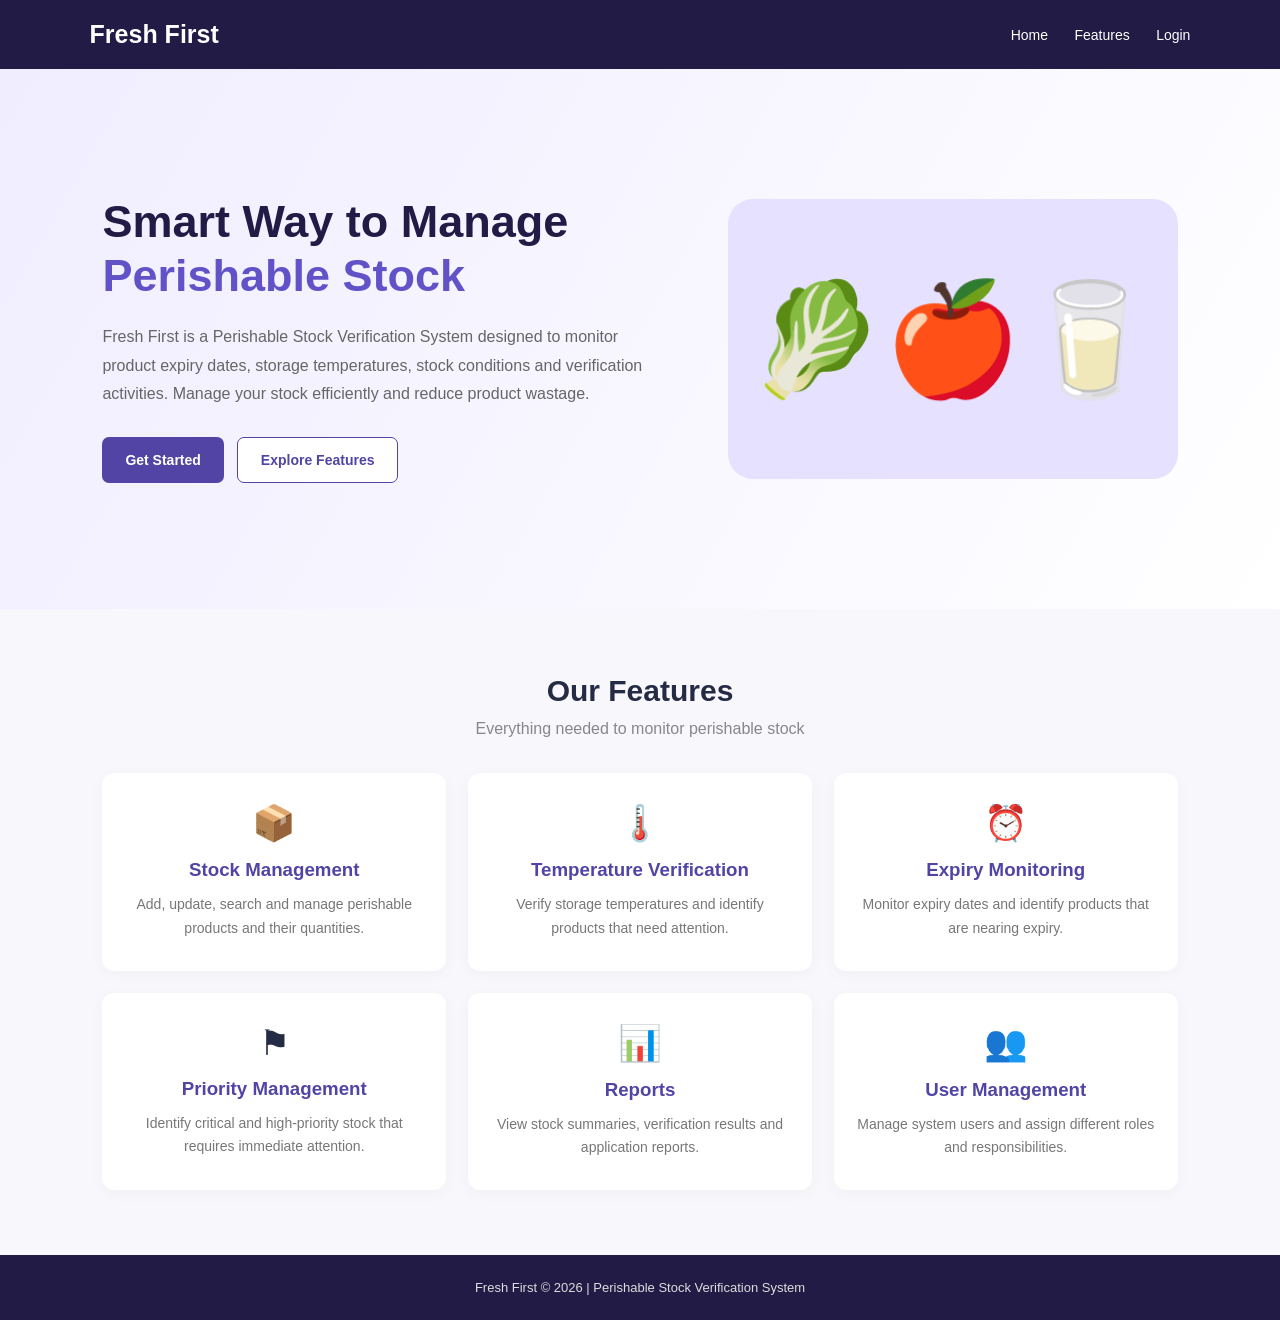
<file: frontend/index.html>
<!DOCTYPE html>
<html lang="en">
<head>
<meta charset="UTF-8">
<meta name="viewport" content="width=device-width, initial-scale=1.0">
<title>Fresh First - Home</title>

<style>
*{
    margin:0;
    padding:0;
    box-sizing:border-box;
}

body{
    font-family:Arial,sans-serif;
    background:#f7f7fc;
    color:#252b45;
}

header{
    background:#211b45;
    color:white;
    padding:20px 7%;
    display:flex;
    justify-content:space-between;
    align-items:center;
}

.logo{
    font-size:25px;
    font-weight:bold;
}

nav a{
    color:white;
    text-decoration:none;
    margin-left:22px;
    font-size:14px;
}

nav a:hover{
    color:#c9c1ff;
}

.hero{
    min-height:540px;
    display:flex;
    align-items:center;
    justify-content:space-between;
    gap:40px;
    padding:70px 8%;
    background:linear-gradient(120deg,#f0edff,#ffffff);
}

.hero-content{
    max-width:550px;
}

.hero h1{
    font-size:45px;
    line-height:1.2;
    color:#211b45;
    margin-bottom:20px;
}

.hero h1 span{
    color:#6252c7;
}

.hero p{
    font-size:16px;
    line-height:1.8;
    color:#666;
    margin-bottom:28px;
}

.buttons{
    display:flex;
    gap:13px;
    flex-wrap:wrap;
}

button{
    padding:14px 23px;
    border:none;
    border-radius:7px;
    cursor:pointer;
    font-size:14px;
    font-weight:bold;
}

.primary{
    background:#5144a5;
    color:white;
}

.secondary{
    background:white;
    color:#5144a5;
    border:1px solid #5144a5;
}

.hero-image{
    width:42%;
    max-width:450px;
    min-height:280px;
    background:#e6e1ff;
    border-radius:25px;
    display:flex;
    align-items:center;
    justify-content:center;
    font-size:110px;
}

.features{
    padding:65px 8%;
    text-align:center;
}

.features h2{
    font-size:30px;
    margin-bottom:12px;
}

.section-subtitle{
    color:#888;
    margin-bottom:35px;
}

.feature-grid{
    display:grid;
    grid-template-columns:repeat(3,1fr);
    gap:22px;
}

.feature-card{
    background:white;
    padding:30px 22px;
    border-radius:12px;
    box-shadow:0 3px 15px #00000009;
}

.feature-icon{
    font-size:35px;
    margin-bottom:15px;
}

.feature-card h3{
    margin-bottom:12px;
    color:#5144a5;
}

.feature-card p{
    color:#777;
    font-size:14px;
    line-height:1.7;
}

footer{
    background:#211b45;
    color:#ddd;
    text-align:center;
    padding:25px;
    font-size:13px;
}

@media(max-width:750px){
    header{
        flex-direction:column;
        gap:18px;
    }

    nav a{
        margin:0 7px;
    }

    .hero{
        flex-direction:column;
        text-align:center;
    }

    .hero h1{
        font-size:34px;
    }

    .buttons{
        justify-content:center;
    }

    .hero-image{
        width:100%;
        min-height:220px;
    }

    .feature-grid{
        grid-template-columns:1fr;
    }
}
</style>
</head>

<body>

<header>
    <div class="logo">Fresh First</div>

    <nav>
        <a href="index.html">Home</a>
        <a href="#features">Features</a>
        <a href="login.html">Login</a>
    </nav>
</header>

<section class="hero">

    <div class="hero-content">
        <h1>
            Smart Way to Manage
            <span>Perishable Stock</span>
        </h1>

        <p>
            Fresh First is a Perishable Stock Verification System
            designed to monitor product expiry dates, storage
            temperatures, stock conditions and verification activities.
            Manage your stock efficiently and reduce product wastage.
        </p>

        <div class="buttons">
            <button class="primary" onclick="openLogin()">
                Get Started
            </button>

            <button class="secondary" onclick="showFeatures()">
                Explore Features
            </button>
        </div>
    </div>

    <div class="hero-image">
        🥬🍎🥛
    </div>

</section>

<section class="features" id="features">

    <h2>Our Features</h2>

    <p class="section-subtitle">
        Everything needed to monitor perishable stock
    </p>

    <div class="feature-grid">

        <div class="feature-card">
            <div class="feature-icon">📦</div>
            <h3>Stock Management</h3>
            <p>
                Add, update, search and manage perishable
                products and their quantities.
            </p>
        </div>

        <div class="feature-card">
            <div class="feature-icon">🌡️</div>
            <h3>Temperature Verification</h3>
            <p>
                Verify storage temperatures and identify
                products that need attention.
            </p>
        </div>

        <div class="feature-card">
            <div class="feature-icon">⏰</div>
            <h3>Expiry Monitoring</h3>
            <p>
                Monitor expiry dates and identify products
                that are nearing expiry.
            </p>
        </div>

        <div class="feature-card">
            <div class="feature-icon">⚑</div>
            <h3>Priority Management</h3>
            <p>
                Identify critical and high-priority stock
                that requires immediate attention.
            </p>
        </div>

        <div class="feature-card">
            <div class="feature-icon">📊</div>
            <h3>Reports</h3>
            <p>
                View stock summaries, verification results
                and application reports.
            </p>
        </div>

        <div class="feature-card">
            <div class="feature-icon">👥</div>
            <h3>User Management</h3>
            <p>
                Manage system users and assign different
                roles and responsibilities.
            </p>
        </div>

    </div>

</section>

<footer>
    <p>Fresh First © 2026 | Perishable Stock Verification System</p>
</footer>

<script>
function openLogin(){
    window.location.href = "login.html";
}

function showFeatures(){
    document.getElementById("features").scrollIntoView({
        behavior:"smooth"
    });
}
</script>

</body>
</html>
</file>
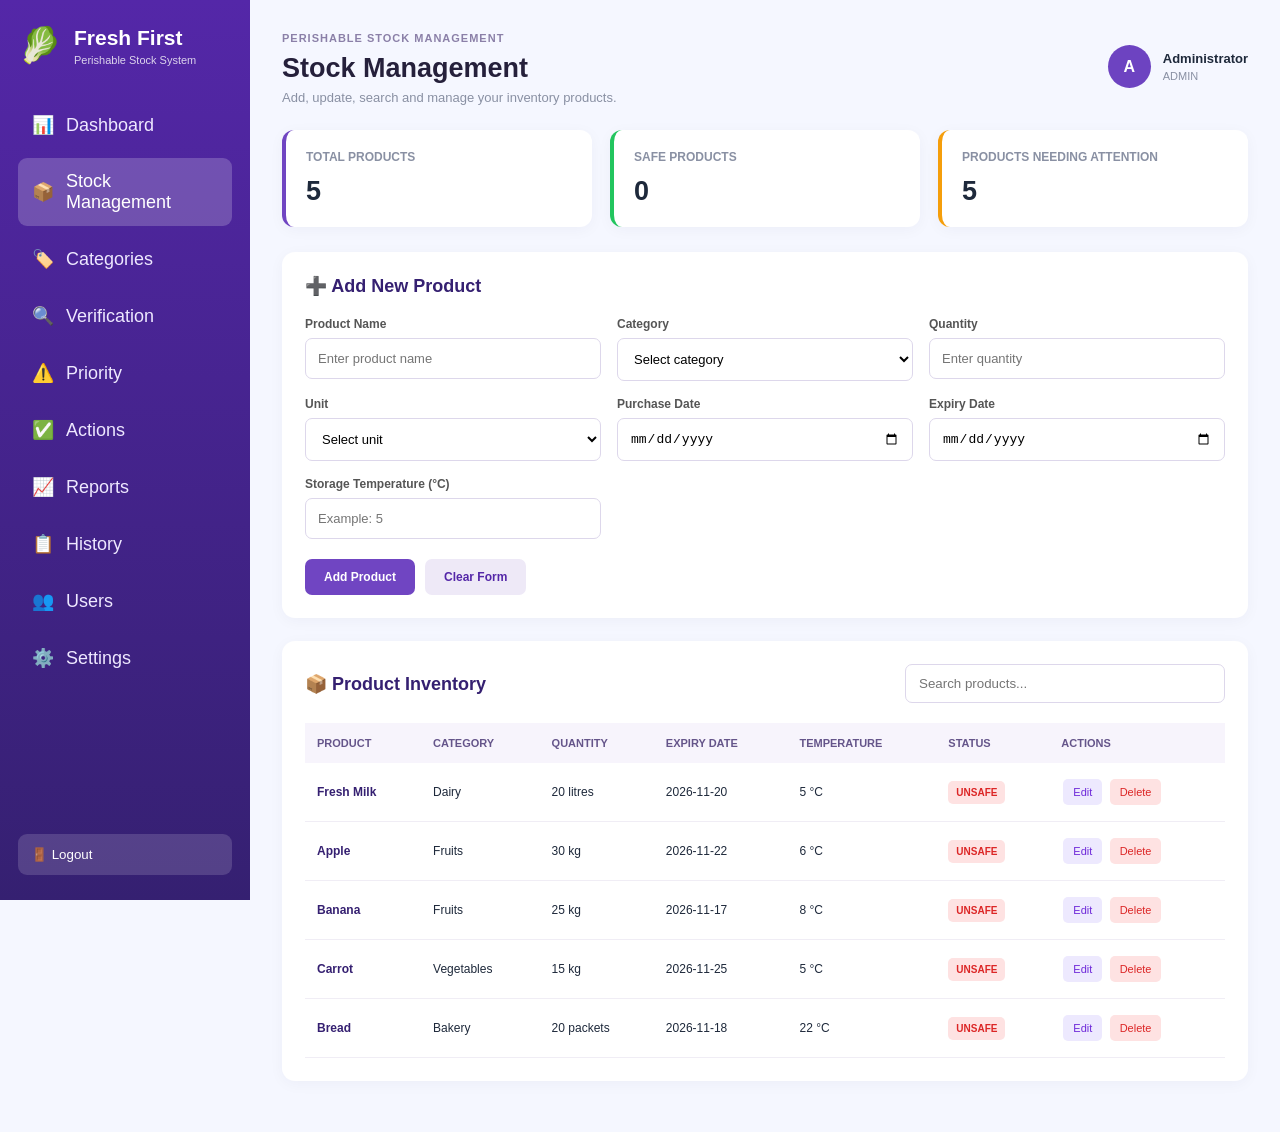
<file: frontend/actions.html>
<!DOCTYPE html>
<html lang="en">
<head>
<meta charset="UTF-8">
<meta name="viewport" content="width=device-width, initial-scale=1.0">
<title>Fresh First - Stock Management</title>

<style>
*{margin:0;padding:0;box-sizing:border-box}
body{font-family:Arial,sans-serif;background:#f5f7ff;color:#1e293b}

/* SIDEBAR */
.sidebar{
    width:250px;height:100vh;position:fixed;left:0;top:0;
    padding:25px 18px;background:linear-gradient(180deg,#5427a8,#352071);
    color:white;display:flex;flex-direction:column;z-index:10
}
.logo{display:flex;align-items:center;gap:12px;margin-bottom:35px}
.logo-icon{font-size:35px}
.logo h2{font-size:21px}
.logo p{font-size:11px;opacity:.8;margin-top:4px}
.sidebar-menu{display:flex;flex-direction:column;gap:9px}
.sidebar-menu a{
    text-decoration:none;color:#eee8ff;padding:13px 14px;
    border-radius:9px;font-size:14px;display:flex;gap:12px;
    align-items:center;transition:.3s
}
.sidebar-menu a:hover,.sidebar-menu a.active{background:rgba(255,255,255,.2);color:white}
.sidebar-menu a span{font-size:18px}
.logout{
    margin-top:auto;border:none;background:rgba(255,255,255,.15);
    color:white;padding:13px;border-radius:9px;cursor:pointer;text-align:left
}

/* MAIN */
.main{margin-left:250px;padding:28px 32px}
.header{display:flex;justify-content:space-between;align-items:center;margin-bottom:25px}
.header small{color:#8b80a8;font-size:11px;font-weight:bold;letter-spacing:1px}
.header h1{font-size:27px;margin-top:7px;color:#25203b}
.header p{font-size:13px;color:#8990a3;margin-top:6px}
.profile{display:flex;align-items:center;gap:12px}
.avatar{
    width:43px;height:43px;border-radius:50%;background:#6d43c1;
    color:white;display:flex;align-items:center;justify-content:center;font-weight:bold
}
.profile-info h4{font-size:13px}
.profile-info p{font-size:11px;color:#8990a3;margin-top:4px}

/* SUMMARY */
.summary{
    display:grid;grid-template-columns:repeat(3,1fr);
    gap:18px;margin-bottom:25px
}
.summary-card{
    background:white;padding:20px;border-radius:12px;
    box-shadow:0 3px 15px rgba(35,25,70,.04);
    border-left:4px solid #7045c2
}
.summary-card h2{font-size:27px;margin-top:12px}
.summary-card p{font-size:12px;color:#8990a3;font-weight:bold}
.summary-card.green{border-left-color:#22c55e}
.summary-card.orange{border-left-color:#f59e0b}

/* PANEL */
.panel{
    background:white;padding:23px;border-radius:13px;
    box-shadow:0 3px 15px rgba(35,25,70,.04);margin-bottom:23px
}
.panel-heading{
    display:flex;justify-content:space-between;align-items:center;
    margin-bottom:20px;gap:12px
}
.panel-heading h2{font-size:18px;color:#352071}

/* FORM */
.form-grid{
    display:grid;grid-template-columns:repeat(3,1fr);
    gap:16px
}
.form-group{display:flex;flex-direction:column;gap:7px}
.form-group label{font-size:12px;font-weight:bold;color:#555}
.form-group input,.form-group select{
    width:100%;padding:12px;border:1px solid #ddd7eb;
    border-radius:7px;outline:none;font-size:13px;background:white
}
.form-group input:focus,.form-group select:focus{border-color:#7045c2}
.form-buttons{display:flex;gap:10px;margin-top:20px;flex-wrap:wrap}
.btn{
    border:none;padding:11px 19px;border-radius:7px;
    cursor:pointer;font-weight:bold;font-size:12px
}
.btn-primary{background:#7045c2;color:white}
.btn-secondary{background:#eee9f7;color:#5427a8}
.btn:hover{opacity:.85}

/* SEARCH */
.search-box{
    width:100%;max-width:320px;padding:11px 13px;
    border:1px solid #ddd7eb;border-radius:7px;outline:none
}
.table-wrap{overflow-x:auto}
table{width:100%;border-collapse:collapse;min-width:750px}
th{
    background:#f7f4fc;color:#65558a;text-align:left;
    padding:14px 12px;font-size:11px
}
td{padding:14px 12px;border-bottom:1px solid #f0edf5;font-size:12px}
td strong{color:#352071}
.action-btn{
    padding:7px 10px;border:0;border-radius:5px;
    cursor:pointer;font-size:11px;margin:2px
}
.edit-btn{background:#ede9fe;color:#6d28d9}
.delete-btn{background:#fee2e2;color:#dc2626}
.status{
    padding:6px 8px;border-radius:5px;font-size:10px;font-weight:bold
}
.safe{background:#dcfce7;color:#15803d}
.warning{background:#fef3c7;color:#b45309}
.unsafe{background:#fee2e2;color:#dc2626}
.empty{text-align:center;padding:30px;color:#999}

/* RESPONSIVE */
@media(max-width:1000px){
    .form-grid{grid-template-columns:repeat(2,1fr)}
    .summary{grid-template-columns:repeat(2,1fr)}
}
@media(max-width:800px){
    .sidebar{width:75px;padding:20px 10px}
    .logo{justify-content:center}
    .logo-text,.menu-text{display:none}
    .sidebar-menu a{justify-content:center}
    .logout{text-align:center;font-size:0}
    .logout::first-letter{font-size:18px}
    .main{margin-left:75px;padding:20px}
}
@media(max-width:550px){
    .main{padding:14px}
    .form-grid,.summary{grid-template-columns:1fr}
    .profile-info{display:none}
    .header h1{font-size:22px}
}
</style>
</head>

<body>

<aside class="sidebar">
    <div class="logo">
        <div class="logo-icon">🥬</div>
        <div class="logo-text">
            <h2>Fresh First</h2>
            <p>Perishable Stock System</p>
        </div>
    </div>

    <nav class="sidebar-menu">
        <a href="dashboard.html"><span>📊</span><span class="menu-text">Dashboard</span></a>
        <a href="stock.html" class="active"><span>📦</span><span class="menu-text">Stock Management</span></a>
        <a href="categories.html"><span>🏷️</span><span class="menu-text">Categories</span></a>
        <a href="verification.html"><span>🔍</span><span class="menu-text">Verification</span></a>
        <a href="priority.html"><span>⚠️</span><span class="menu-text">Priority</span></a>
        <a href="actions.html"><span>✅</span><span class="menu-text">Actions</span></a>
        <a href="reports.html"><span>📈</span><span class="menu-text">Reports</span></a>
        <a href="history.html"><span>📋</span><span class="menu-text">History</span></a>
        <a href="users.html"><span>👥</span><span class="menu-text">Users</span></a>
        <a href="settings.html"><span>⚙️</span><span class="menu-text">Settings</span></a>
    </nav>

    <button class="logout" onclick="logout()">🚪 Logout</button>
</aside>

<main class="main">

    <header class="header">
        <div>
            <small>PERISHABLE STOCK MANAGEMENT</small>
            <h1>Stock Management</h1>
            <p>Add, update, search and manage your inventory products.</p>
        </div>
        <div class="profile">
            <div class="avatar" id="avatar">A</div>
            <div class="profile-info">
                <h4 id="profileName">Administrator</h4>
                <p id="profileRole">ADMIN</p>
            </div>
        </div>
    </header>

    <!-- SUMMARY -->
    <section class="summary">
        <div class="summary-card">
            <p>TOTAL PRODUCTS</p>
            <h2 id="totalCount">0</h2>
        </div>
        <div class="summary-card green">
            <p>SAFE PRODUCTS</p>
            <h2 id="safeCount">0</h2>
        </div>
        <div class="summary-card orange">
            <p>PRODUCTS NEEDING ATTENTION</p>
            <h2 id="attentionCount">0</h2>
        </div>
    </section>

    <!-- ADD PRODUCT FORM -->
    <section class="panel">
        <div class="panel-heading">
            <h2 id="formTitle">➕ Add New Product</h2>
        </div>

        <form id="productForm">
            <div class="form-grid">

                <div class="form-group">
                    <label>Product Name</label>
                    <input type="text" id="productName" placeholder="Enter product name" required>
                </div>

                <div class="form-group">
                    <label>Category</label>
                    <select id="category" required>
                        <option value="">Select category</option>
                        <option value="Bakery">Bakery</option>
                        <option value="Dairy">Dairy</option>
                        <option value="Fruits">Fruits</option>
                        <option value="Vegetables">Vegetables</option>
                    </select>
                </div>

                <div class="form-group">
                    <label>Quantity</label>
                    <input type="number" id="quantity" min="0.01" step="any" placeholder="Enter quantity" required>
                </div>

                <div class="form-group">
                    <label>Unit</label>
                    <select id="unit" required>
                        <option value="">Select unit</option>
                        <option value="kg">kg</option>
                        <option value="litres">litres</option>
                        <option value="packets">packets</option>
                        <option value="pieces">pieces</option>
                        <option value="boxes">boxes</option>
                    </select>
                </div>

                <div class="form-group">
                    <label>Purchase Date</label>
                    <input type="date" id="purchaseDate" required>
                </div>

                <div class="form-group">
                    <label>Expiry Date</label>
                    <input type="date" id="expiryDate" required>
                </div>

                <div class="form-group">
                    <label>Storage Temperature (°C)</label>
                    <input type="number" id="temperature" step="any" placeholder="Example: 5" required>
                </div>

            </div>

            <div class="form-buttons">
                <button type="submit" class="btn btn-primary" id="saveButton">Add Product</button>
                <button type="button" class="btn btn-secondary" onclick="resetForm()">Clear Form</button>
            </div>
        </form>
    </section>

    <!-- PRODUCT TABLE -->
    <section class="panel">
        <div class="panel-heading">
            <h2>📦 Product Inventory</h2>
            <input type="search" id="searchInput" class="search-box" placeholder="Search products...">
        </div>

        <div class="table-wrap">
            <table>
                <thead>
                    <tr>
                        <th>PRODUCT</th>
                        <th>CATEGORY</th>
                        <th>QUANTITY</th>
                        <th>EXPIRY DATE</th>
                        <th>TEMPERATURE</th>
                        <th>STATUS</th>
                        <th>ACTIONS</th>
                    </tr>
                </thead>
                <tbody id="productTable"></tbody>
            </table>
        </div>
    </section>

</main>

<script>

/* INITIAL SAMPLE PRODUCTS */
const initialProducts = [
    {
        id:1, name:"Fresh Milk", category:"Dairy",
        quantity:20, unit:"litres",
        purchaseDate:"2026-11-15", expiryDate:"2026-11-20",
        temperature:5
    },
    {
        id:2, name:"Apple", category:"Fruits",
        quantity:30, unit:"kg",
        purchaseDate:"2026-11-15", expiryDate:"2026-11-22",
        temperature:6
    },
    {
        id:3, name:"Banana", category:"Fruits",
        quantity:25, unit:"kg",
        purchaseDate:"2026-11-15", expiryDate:"2026-11-17",
        temperature:8
    },
    {
        id:4, name:"Carrot", category:"Vegetables",
        quantity:15, unit:"kg",
        purchaseDate:"2026-11-15", expiryDate:"2026-11-25",
        temperature:5
    },
    {
        id:5, name:"Bread", category:"Bakery",
        quantity:20, unit:"packets",
        purchaseDate:"2026-11-15", expiryDate:"2026-11-18",
        temperature:22
    }
];

const STORAGE_KEY = "freshFirstProducts";
let products = [];
let editingId = null;

/* LOAD SAVED PRODUCTS */
function loadProducts() {
    try {
        const saved = localStorage.getItem(STORAGE_KEY);

        if (saved === null) {
            products = initialProducts;
            saveProducts();
        } else {
            products = JSON.parse(saved);
            if (!Array.isArray(products)) products = [];
        }
    } catch(error) {
        products = initialProducts;
        saveProducts();
    }
}

/* SAVE PRODUCTS */
function saveProducts() {
    localStorage.setItem(STORAGE_KEY, JSON.stringify(products));
}

/* USER INFORMATION */
function loadUser() {
    let user = {};

    try {
        user = JSON.parse(localStorage.getItem("user") || "{}");
    } catch(error) {}

    const name = user.full_name || user.username ||
        localStorage.getItem("username") || "Administrator";

    const role = user.role || localStorage.getItem("role") || "ADMIN";

    document.getElementById("profileName").textContent = name;
    document.getElementById("profileRole").textContent = role;
    document.getElementById("avatar").textContent =
        name.charAt(0).toUpperCase();
}

/* LOGOUT */
function logout() {
    localStorage.removeItem("user");
    localStorage.removeItem("username");
    localStorage.removeItem("role");
    window.location.href = "login.html";
}

/* PRODUCT STATUS */
function getStatus(product) {
    const today = new Date();
    today.setHours(0,0,0,0);

    const expiry = new Date(product.expiryDate + "T00:00:00");
    const days = Math.round((expiry - today) / 86400000);

    if (days < 0) return "UNSAFE";

    const limits = {
        "Bakery":2,
        "Dairy":3,
        "Fruits":3,
        "Vegetables":3
    };

    if (days <= (limits[product.category] ?? 3)) return "WARNING";

    const ranges = {
        "Bakery":[15,25],
        "Dairy":[2,8],
        "Fruits":[4,12],
        "Vegetables":[4,12]
    };

    const range = ranges[product.category];

    if (range && (product.temperature < range[0] ||
                  product.temperature > range[1])) {
        return "WARNING";
    }

    return "SAFE";
}

/* UPDATE SUMMARY */
function updateSummary() {
    const safe = products.filter(p => getStatus(p) === "SAFE").length;
    const attention = products.length - safe;

    document.getElementById("totalCount").textContent = products.length;
    document.getElementById("safeCount").textContent = safe;
    document.getElementById("attentionCount").textContent = attention;
}

/* DISPLAY PRODUCTS */
function displayProducts(list = products) {
    const tbody = document.getElementById("productTable");
    tbody.innerHTML = "";

    if (list.length === 0) {
        tbody.innerHTML = `
            <tr><td colspan="7" class="empty">No products found.</td></tr>
        `;
        updateSummary();
        return;
    }

    list.forEach(product => {
        const status = getStatus(product);

        const statusClass = status === "SAFE" ? "safe" :
            status === "WARNING" ? "warning" : "unsafe";

        const row = document.createElement("tr");

        row.innerHTML = `
            <td><strong>${escapeHTML(product.name)}</strong></td>
            <td>${escapeHTML(product.category)}</td>
            <td>${escapeHTML(product.quantity)} ${escapeHTML(product.unit)}</td>
            <td>${escapeHTML(product.expiryDate)}</td>
            <td>${escapeHTML(product.temperature)} °C</td>
            <td><span class="status ${statusClass}">${status}</span></td>
            <td>
                <button class="action-btn edit-btn" onclick="editProduct(${product.id})">Edit</button>
                <button class="action-btn delete-btn" onclick="deleteProduct(${product.id})">Delete</button>
            </td>
        `;

        tbody.appendChild(row);
    });

    updateSummary();
}

/* ESCAPE TEXT */
function escapeHTML(value) {
    return String(value ?? "")
        .replace(/&/g,"&amp;")
        .replace(/</g,"&lt;")
        .replace(/>/g,"&gt;")
        .replace(/"/g,"&quot;")
        .replace(/'/g,"&#039;");
}

/* ADD OR UPDATE PRODUCT */
document.getElementById("productForm").addEventListener("submit", function(event) {
    event.preventDefault();

    const purchaseDate = document.getElementById("purchaseDate").value;
    const expiryDate = document.getElementById("expiryDate").value;

    if (expiryDate < purchaseDate) {
        alert("Expiry date cannot be earlier than purchase date.");
        return;
    }

    const product = {
        id: editingId || Date.now(),
        name: document.getElementById("productName").value.trim(),
        category: document.getElementById("category").value,
        quantity: Number(document.getElementById("quantity").value),
        unit: document.getElementById("unit").value,
        purchaseDate: purchaseDate,
        expiryDate: expiryDate,
        temperature: Number(document.getElementById("temperature").value)
    };

    if (!product.name || product.quantity <= 0) {
        alert("Please enter valid product details.");
        return;
    }

    if (editingId !== null) {
        products = products.map(p =>
            p.id === editingId ? product : p
        );
        alert("Product updated successfully!");
    } else {
        products.push(product);
        alert("Product added successfully!");
    }

    saveProducts();
    resetForm();
    displayProducts();
});

/* EDIT PRODUCT */
function editProduct(id) {
    const product = products.find(p => p.id === id);

    if (!product) return;

    editingId = id;

    document.getElementById("productName").value = product.name;
    document.getElementById("category").value = product.category;
    document.getElementById("quantity").value = product.quantity;
    document.getElementById("unit").value = product.unit;
    document.getElementById("purchaseDate").value = product.purchaseDate;
    document.getElementById("expiryDate").value = product.expiryDate;
    document.getElementById("temperature").value = product.temperature;

    document.getElementById("formTitle").textContent = "✏️ Edit Product";
    document.getElementById("saveButton").textContent = "Update Product";

    window.scrollTo({top:0,behavior:"smooth"});
}

/* DELETE PRODUCT */
function deleteProduct(id) {
    const product = products.find(p => p.id === id);

    if (!product) return;

    if (confirm("Are you sure you want to delete " + product.name + "?")) {
        products = products.filter(p => p.id !== id);
        saveProducts();
        displayProducts();

        if (editingId === id) resetForm();

        alert("Product deleted successfully!");
    }
}

/* RESET FORM */
function resetForm() {
    document.getElementById("productForm").reset();

    editingId = null;

    document.getElementById("formTitle").textContent = "➕ Add New Product";
    document.getElementById("saveButton").textContent = "Add Product";
}

/* SEARCH */
document.getElementById("searchInput").addEventListener("input", function() {
    const value = this.value.toLowerCase();

    const filtered = products.filter(product =>
        product.name.toLowerCase().includes(value) ||
        product.category.toLowerCase().includes(value)
    );

    displayProducts(filtered);
});

/* START */
document.addEventListener("DOMContentLoaded", function() {
    loadUser();
    loadProducts();
    displayProducts();
});

</script>

</body>
</html>
</file>
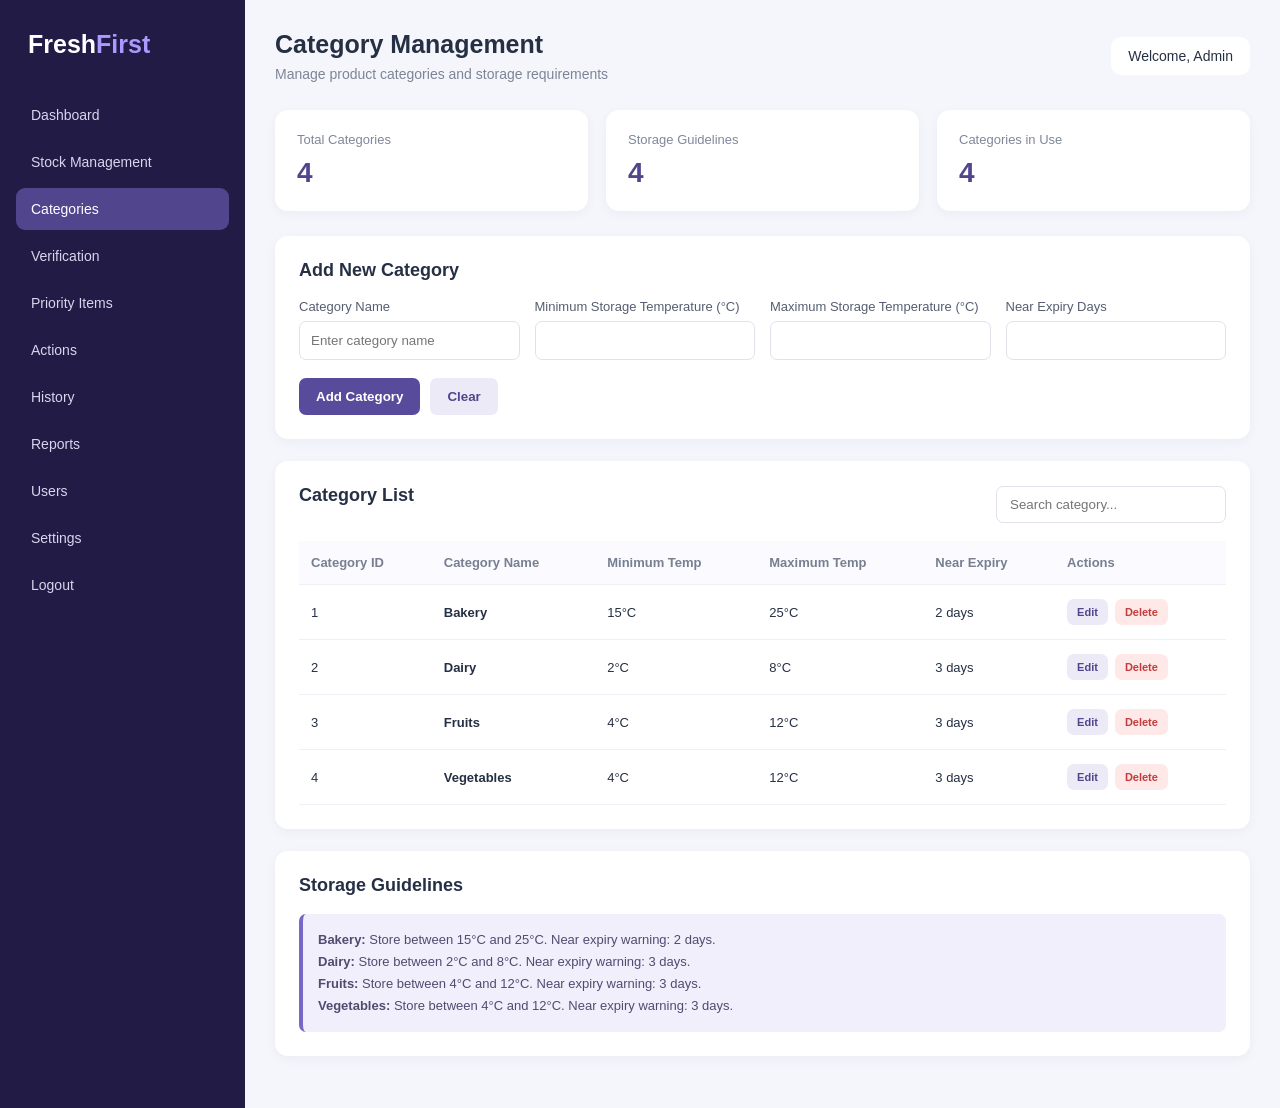
<file: frontend/categories.html>
<!DOCTYPE html>
<html lang="en">
<head>
<meta charset="UTF-8">
<meta name="viewport" content="width=device-width, initial-scale=1.0">
<title>Fresh First - Categories</title>

<style>
*{margin:0;padding:0;box-sizing:border-box}
body{font-family:Arial,sans-serif;background:#f5f6fc;color:#263044}
.layout{display:flex;min-height:100vh}
.sidebar{width:245px;background:#211b45;color:white;padding:25px 16px;flex-shrink:0}
.logo{font-size:25px;font-weight:bold;margin:5px 12px 35px}
.logo span{color:#a99aff}
.menu a{display:block;color:#d9d5ee;text-decoration:none;padding:13px 15px;margin:5px 0;border-radius:9px;font-size:14px}
.menu a:hover,.menu a.active{background:#51458d;color:white}
.main{flex:1;padding:30px;min-width:0}
.topbar{display:flex;justify-content:space-between;align-items:center;margin-bottom:28px;gap:15px}
.topbar h1{font-size:25px}
.profile{background:white;padding:11px 17px;border-radius:10px;font-size:14px}
.subtitle{color:#7d8495;margin-top:7px;font-size:14px}
.cards{display:grid;grid-template-columns:repeat(3,1fr);gap:18px;margin:25px 0}
.card{background:white;padding:22px;border-radius:13px;box-shadow:0 3px 12px #2020400b}
.card p{color:#81879a;font-size:13px}
.card h2{font-size:28px;margin-top:10px;color:#51458d}
.panel{background:white;padding:24px;border-radius:13px;box-shadow:0 3px 12px #2020400b;margin-bottom:22px}
.panel h2{font-size:18px;margin-bottom:18px}
.form-grid{display:grid;grid-template-columns:repeat(4,1fr);gap:15px}
.field label{display:block;font-size:13px;margin-bottom:7px;color:#555e70}
.field input{width:100%;padding:11px;border:1px solid #dfe2eb;border-radius:7px;outline:none}
.field input:focus{border-color:#7867c7}
.actions{display:flex;gap:10px;margin-top:18px}
button{border:0;padding:11px 17px;border-radius:7px;cursor:pointer;font-weight:bold}
.primary{background:#594b9c;color:white}
.secondary{background:#eceaf6;color:#51458d}
.danger{background:#ffe8e8;color:#c43c3c}
.table-head{display:flex;justify-content:space-between;align-items:center;gap:12px;margin-bottom:17px}
.search{padding:10px 13px;border:1px solid #dfe2eb;border-radius:7px;width:230px}
.table-wrap{overflow-x:auto}
table{width:100%;border-collapse:collapse;min-width:650px}
th,td{text-align:left;padding:14px 12px;border-bottom:1px solid #edf0f5;font-size:13px}
th{color:#777f91;background:#fafaff}
.tag{display:inline-block;padding:5px 9px;border-radius:15px;background:#eeeafd;color:#594b9c;font-size:11px}
.row-actions{display:flex;gap:7px}
.row-actions button{padding:7px 10px;font-size:11px}
.note{background:#f0effb;border-left:4px solid #7867c7;padding:15px;border-radius:7px;font-size:13px;line-height:1.7;color:#514b70}
@media(max-width:900px){.sidebar{width:190px}.form-grid{grid-template-columns:repeat(2,1fr)}}
@media(max-width:600px){.layout{display:block}.sidebar{width:100%;padding:15px}.menu{display:flex;overflow-x:auto}.menu a{white-space:nowrap}.main{padding:18px}.cards{grid-template-columns:1fr}.form-grid{grid-template-columns:1fr}.topbar{align-items:flex-start;flex-direction:column}}
</style>
</head>

<body>
<div class="layout">

<aside class="sidebar">
    <div class="logo">Fresh<span>First</span></div>
    <nav class="menu">
        <a href="dashboard.html">Dashboard</a>
        <a href="stock.html">Stock Management</a>
        <a class="active" href="categories.html">Categories</a>
        <a href="verification.html">Verification</a>
        <a href="priority.html">Priority Items</a>
        <a href="actions.html">Actions</a>
        <a href="history.html">History</a>
        <a href="reports.html">Reports</a>
        <a href="users.html">Users</a>
        <a href="settings.html">Settings</a>
        <a href="login.html" onclick="logout()">Logout</a>
    </nav>
</aside>

<main class="main">
    <div class="topbar">
        <div>
            <h1>Category Management</h1>
            <p class="subtitle">Manage product categories and storage requirements</p>
        </div>
        <div class="profile" id="profileName">Welcome, Admin</div>
    </div>

    <section class="cards">
        <div class="card">
            <p>Total Categories</p>
            <h2 id="totalCategories">0</h2>
        </div>
        <div class="card">
            <p>Storage Guidelines</p>
            <h2 id="guidelines">0</h2>
        </div>
        <div class="card">
            <p>Categories in Use</p>
            <h2 id="categoriesInUse">0</h2>
        </div>
    </section>

    <section class="panel">
        <h2 id="formTitle">Add New Category</h2>

        <form id="categoryForm">
            <div class="form-grid">
                <div class="field">
                    <label>Category Name</label>
                    <input id="categoryName" type="text" placeholder="Enter category name" required>
                </div>
                <div class="field">
                    <label>Minimum Storage Temperature (°C)</label>
                    <input id="minTemp" type="number" step="0.1" required>
                </div>
                <div class="field">
                    <label>Maximum Storage Temperature (°C)</label>
                    <input id="maxTemp" type="number" step="0.1" required>
                </div>
                <div class="field">
                    <label>Near Expiry Days</label>
                    <input id="expiryDays" type="number" min="0" required>
                </div>
            </div>

            <div class="actions">
                <button class="primary" type="submit" id="saveButton">Add Category</button>
                <button class="secondary" type="button" onclick="resetForm()">Clear</button>
            </div>
        </form>
    </section>

    <section class="panel">
        <div class="table-head">
            <h2>Category List</h2>
            <input class="search" id="searchInput" type="search" placeholder="Search category...">
        </div>

        <div class="table-wrap">
            <table>
                <thead>
                    <tr>
                        <th>Category ID</th>
                        <th>Category Name</th>
                        <th>Minimum Temp</th>
                        <th>Maximum Temp</th>
                        <th>Near Expiry</th>
                        <th>Actions</th>
                    </tr>
                </thead>
                <tbody id="categoryTable"></tbody>
            </table>
        </div>
    </section>

    <section class="panel">
        <h2>Storage Guidelines</h2>
        <div class="note">
            <strong>Bakery:</strong> Store between 15°C and 25°C. Near expiry warning: 2 days.<br>
            <strong>Dairy:</strong> Store between 2°C and 8°C. Near expiry warning: 3 days.<br>
            <strong>Fruits:</strong> Store between 4°C and 12°C. Near expiry warning: 3 days.<br>
            <strong>Vegetables:</strong> Store between 4°C and 12°C. Near expiry warning: 3 days.
        </div>
    </section>
</main>
</div>

<script>
const STORAGE_KEY = "freshFirstCategories";

const defaultCategories = [
    {id:1,name:"Bakery",min:15,max:25,days:2},
    {id:2,name:"Dairy",min:2,max:8,days:3},
    {id:3,name:"Fruits",min:4,max:12,days:3},
    {id:4,name:"Vegetables",min:4,max:12,days:3}
];

let categories = JSON.parse(localStorage.getItem(STORAGE_KEY) || "null") || defaultCategories;
let editingId = null;

function saveData(){
    localStorage.setItem(STORAGE_KEY,JSON.stringify(categories));
}

function escapeHTML(value){
    return String(value).replace(/[&<>"']/g,function(char){
        return {
            "&":"&amp;",
            "<":"&lt;",
            ">":"&gt;",
            '"':"&quot;",
            "'":"&#39;"
        }[char];
    });
}

function renderCategories(){
    const search = document.getElementById("searchInput").value.toLowerCase();
    const filtered = categories.filter(c => c.name.toLowerCase().includes(search));

    document.getElementById("categoryTable").innerHTML = filtered.map(c => `
        <tr>
            <td>${c.id}</td>
            <td><strong>${escapeHTML(c.name)}</strong></td>
            <td>${c.min}°C</td>
            <td>${c.max}°C</td>
            <td>${c.days} days</td>
            <td>
                <div class="row-actions">
                    <button class="secondary" onclick="editCategory(${c.id})">Edit</button>
                    <button class="danger" onclick="deleteCategory(${c.id})">Delete</button>
                </div>
            </td>
        </tr>
    `).join("");

    document.getElementById("totalCategories").textContent = categories.length;
    document.getElementById("guidelines").textContent = categories.length;

    const products = JSON.parse(localStorage.getItem("freshFirstProducts") || "[]");
    const used = new Set(products.map(p => String(p.category).toLowerCase()));
    document.getElementById("categoriesInUse").textContent =
        categories.filter(c => used.has(c.name.toLowerCase())).length;
}

document.getElementById("categoryForm").addEventListener("submit",function(e){
    e.preventDefault();

    const name = document.getElementById("categoryName").value.trim();
    const min = Number(document.getElementById("minTemp").value);
    const max = Number(document.getElementById("maxTemp").value);
    const days = Number(document.getElementById("expiryDays").value);

    if(!name){
        alert("Enter a category name.");
        return;
    }

    if(min > max){
        alert("Minimum temperature cannot be greater than maximum temperature.");
        return;
    }

    const duplicate = categories.some(c =>
        c.name.toLowerCase() === name.toLowerCase() && c.id !== editingId
    );

    if(duplicate){
        alert("This category already exists.");
        return;
    }

    if(editingId !== null){
        const category = categories.find(c => c.id === editingId);
        category.name = name;
        category.min = min;
        category.max = max;
        category.days = days;
    }else{
        const newId = categories.length
            ? Math.max(...categories.map(c => c.id)) + 1
            : 1;

        categories.push({id:newId,name,min,max,days});
    }

    saveData();
    resetForm();
    renderCategories();
});

function editCategory(id){
    const c = categories.find(item => item.id === id);
    if(!c) return;

    editingId = id;
    document.getElementById("categoryName").value = c.name;
    document.getElementById("minTemp").value = c.min;
    document.getElementById("maxTemp").value = c.max;
    document.getElementById("expiryDays").value = c.days;
    document.getElementById("formTitle").textContent = "Edit Category";
    document.getElementById("saveButton").textContent = "Update Category";
    window.scrollTo({top:0,behavior:"smooth"});
}

function deleteCategory(id){
    const c = categories.find(item => item.id === id);
    if(!c) return;

    const products = JSON.parse(localStorage.getItem("freshFirstProducts") || "[]");
    const isUsed = products.some(p =>
        String(p.category).toLowerCase() === c.name.toLowerCase()
    );

    if(isUsed){
        alert("This category is used by products. Remove or change those products first.");
        return;
    }

    if(!confirm("Delete " + c.name + " category?")) return;

    categories = categories.filter(item => item.id !== id);
    saveData();
    renderCategories();
}

function resetForm(){
    document.getElementById("categoryForm").reset();
    editingId = null;
    document.getElementById("formTitle").textContent = "Add New Category";
    document.getElementById("saveButton").textContent = "Add Category";
}

document.getElementById("searchInput").addEventListener("input",renderCategories);

function logout(){
    localStorage.removeItem("user");
    localStorage.removeItem("username");
    localStorage.removeItem("role");
}

const user = JSON.parse(localStorage.getItem("user") || "{}");
const username = user.full_name || user.username || localStorage.getItem("username");
if(username){
    document.getElementById("profileName").textContent = "Welcome, " + username;
}

saveData();
renderCategories();
</script>
</body>
</html>
</file>
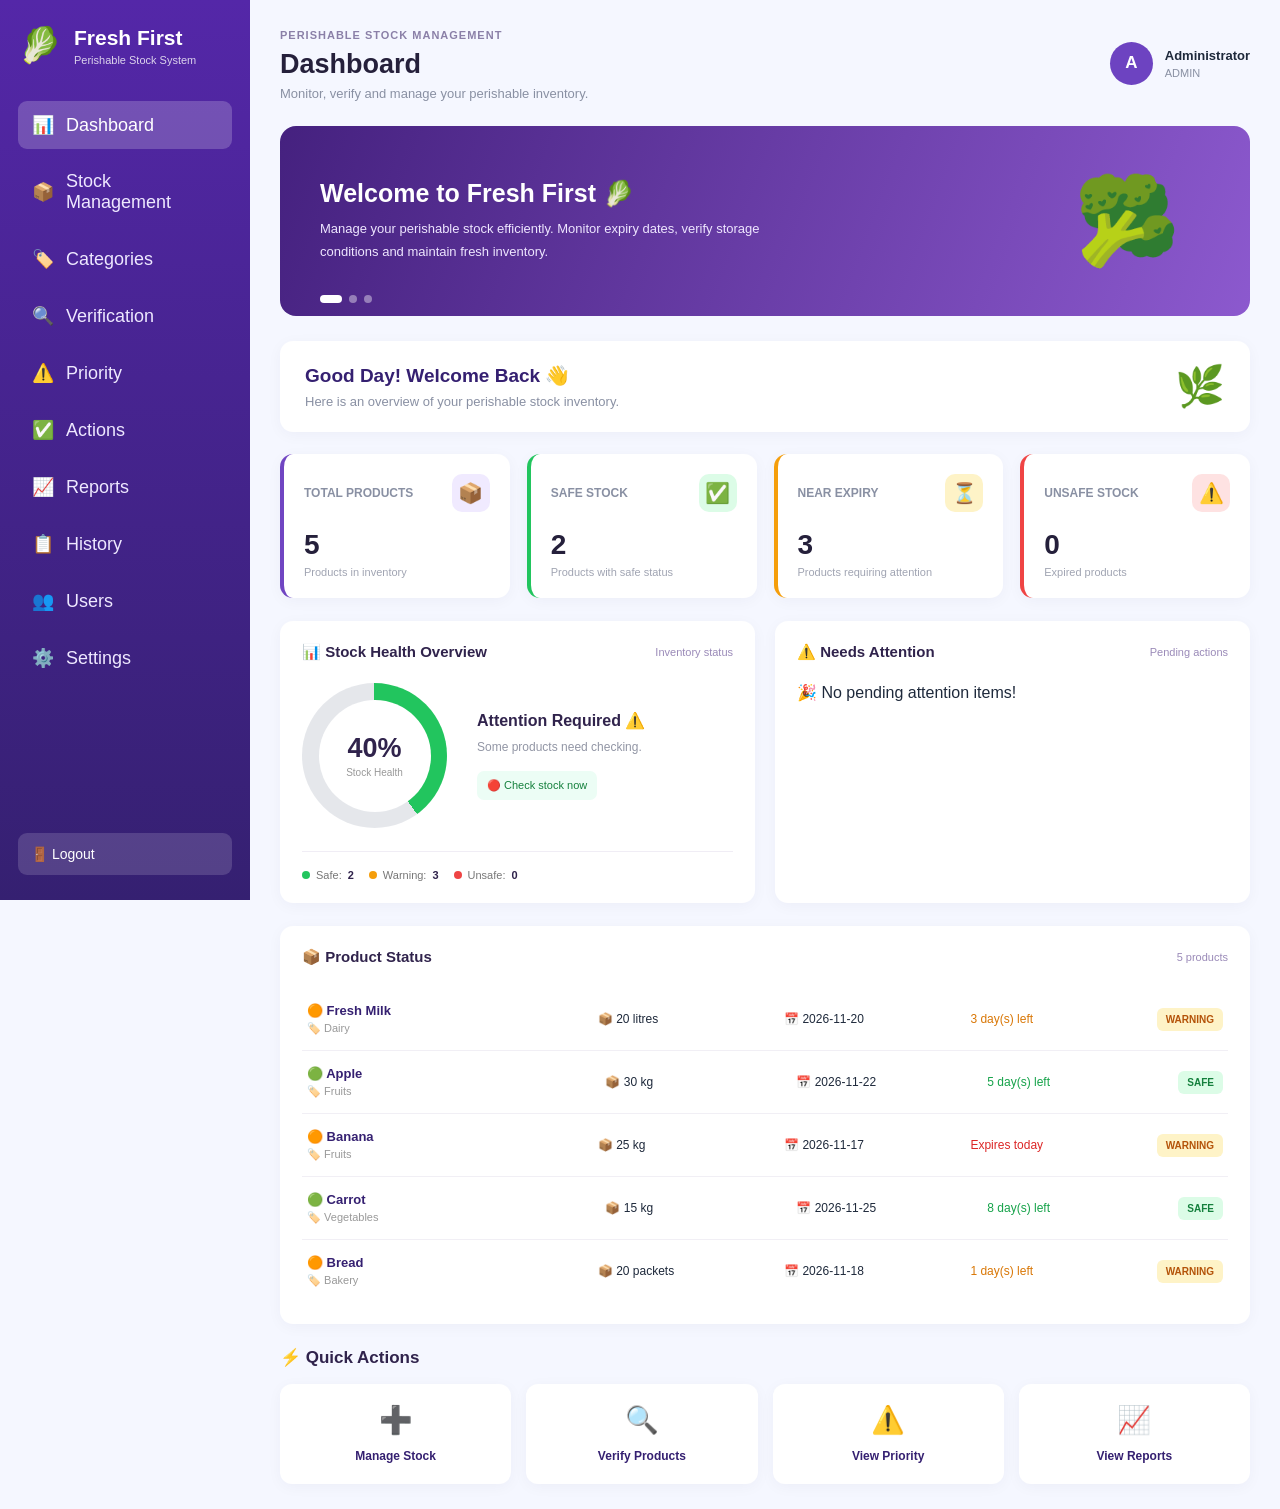
<file: frontend/dashboard.html>
<!DOCTYPE html>
<html lang="en">
<head>
<meta charset="UTF-8">
<meta name="viewport" content="width=device-width, initial-scale=1.0">
<title>Fresh First - Dashboard</title>

<style>
* {
    margin: 0;
    padding: 0;
    box-sizing: border-box;
}

body {
    font-family: Arial, Helvetica, sans-serif;
    background: #f5f7ff;
    color: #1e293b;
}

/* SIDEBAR */
.sidebar {
    width: 250px;
    height: 100vh;
    position: fixed;
    left: 0;
    top: 0;
    padding: 25px 18px;
    background: linear-gradient(180deg, #5427a8, #352071);
    color: white;
    display: flex;
    flex-direction: column;
    z-index: 100;
}

.logo {
    display: flex;
    align-items: center;
    gap: 12px;
    margin-bottom: 35px;
}

.logo-icon {
    font-size: 35px;
}

.logo h2 {
    font-size: 21px;
}

.logo p {
    font-size: 11px;
    opacity: .8;
    margin-top: 4px;
}

.sidebar-menu {
    display: flex;
    flex-direction: column;
    gap: 9px;
}

.sidebar-menu a {
    text-decoration: none;
    color: #eee8ff;
    padding: 13px 14px;
    border-radius: 9px;
    font-size: 14px;
    display: flex;
    align-items: center;
    gap: 12px;
    transition: .3s;
}

.sidebar-menu a:hover,
.sidebar-menu a.active {
    background: rgba(255,255,255,.2);
    color: white;
}

.sidebar-menu a span {
    font-size: 18px;
}

.logout {
    margin-top: auto;
    border: none;
    background: rgba(255,255,255,.15);
    color: white;
    padding: 13px;
    border-radius: 9px;
    cursor: pointer;
    font-size: 14px;
    text-align: left;
}

.logout:hover {
    background: rgba(255,255,255,.25);
}

/* MAIN */
.main {
    margin-left: 250px;
    padding: 25px 30px;
}

/* HEADER */
.header {
    display: flex;
    align-items: center;
    justify-content: space-between;
    margin-bottom: 25px;
    gap: 15px;
}

.header small {
    color: #8b80a8;
    font-size: 11px;
    font-weight: bold;
    letter-spacing: 1px;
}

.header h1 {
    font-size: 27px;
    margin-top: 6px;
    color: #25203b;
}

.header p {
    color: #8990a3;
    font-size: 13px;
    margin-top: 6px;
}

.profile {
    display: flex;
    align-items: center;
    gap: 12px;
}

.avatar {
    width: 43px;
    height: 43px;
    border-radius: 50%;
    background: #6d43c1;
    color: white;
    display: flex;
    align-items: center;
    justify-content: center;
    font-weight: bold;
    font-size: 17px;
}

.profile-info h4 {
    font-size: 13px;
}

.profile-info p {
    font-size: 11px;
    margin-top: 4px;
}

/* SLIDER */
.slider {
    position: relative;
    height: 190px;
    overflow: hidden;
    border-radius: 16px;
    margin-bottom: 25px;
    background: linear-gradient(110deg, #45217f, #8c59ce);
    color: white;
}

.slide {
    display: none;
    height: 100%;
    padding: 35px 40px;
    align-items: center;
    justify-content: space-between;
}

.slide.active {
    display: flex;
}

.slide h2 {
    font-size: 25px;
    margin-bottom: 10px;
}

.slide p {
    font-size: 13px;
    line-height: 1.7;
    color: #eee6ff;
    max-width: 450px;
}

.slide-icon {
    font-size: 85px;
    margin-right: 30px;
}

.slider-controls {
    position: absolute;
    bottom: 13px;
    left: 40px;
    display: flex;
    gap: 7px;
}

.slider-dot {
    width: 8px;
    height: 8px;
    background: rgba(255,255,255,.4);
    border-radius: 50%;
    cursor: pointer;
    border: none;
}

.slider-dot.active {
    width: 22px;
    border-radius: 10px;
    background: white;
}

/* WELCOME */
.welcome-card {
    background: white;
    padding: 22px 25px;
    border-radius: 13px;
    margin-bottom: 22px;
    display: flex;
    justify-content: space-between;
    align-items: center;
    box-shadow: 0 3px 15px rgba(35,25,70,.04);
}

.welcome-card h2 {
    font-size: 19px;
    color: #352071;
    margin-bottom: 7px;
}

.welcome-card p {
    font-size: 13px;
    color: #8990a3;
}

.welcome-icon {
    font-size: 40px;
}

/* SUMMARY */
.summary-grid {
    display: grid;
    grid-template-columns: repeat(4, 1fr);
    gap: 17px;
    margin-bottom: 23px;
}

.summary-card {
    background: white;
    border-radius: 13px;
    padding: 20px;
    box-shadow: 0 3px 15px rgba(35,25,70,.04);
    border-left: 4px solid #7045c2;
}

.summary-card.green {
    border-left-color: #22c55e;
}

.summary-card.orange {
    border-left-color: #f59e0b;
}

.summary-card.red {
    border-left-color: #ef4444;
}

.summary-top {
    display: flex;
    justify-content: space-between;
    align-items: center;
    margin-bottom: 17px;
}

.summary-top p {
    font-size: 12px;
    color: #8990a3;
    font-weight: bold;
}

.summary-icon {
    width: 38px;
    height: 38px;
    border-radius: 10px;
    display: flex;
    justify-content: center;
    align-items: center;
    font-size: 20px;
    background: #f0eaff;
}

.green .summary-icon {
    background: #dcfce7;
}

.orange .summary-icon {
    background: #fef3c7;
}

.red .summary-icon {
    background: #fee2e2;
}

.summary-card h2 {
    font-size: 28px;
    color: #25203b;
}

.summary-card small {
    display: block;
    margin-top: 5px;
    color: #a0a4b2;
    font-size: 11px;
}

/* SECTION */
.section-title {
    font-size: 17px;
    color: #30234c;
    margin-bottom: 16px;
}

.content-grid {
    display: grid;
    grid-template-columns: 1fr 1fr;
    gap: 20px;
    margin-bottom: 23px;
}

.panel,
.product-panel {
    background: white;
    padding: 22px;
    border-radius: 13px;
    box-shadow: 0 3px 15px rgba(35,25,70,.04);
}

.product-panel {
    margin-bottom: 23px;
}

.panel-heading {
    display: flex;
    justify-content: space-between;
    align-items: center;
    margin-bottom: 22px;
}

.panel-heading h3 {
    font-size: 15px;
    color: #30234c;
}

.panel-heading span {
    color: #9a8ab8;
    font-size: 11px;
}

/* STOCK HEALTH */
.health-content {
    display: flex;
    align-items: center;
    gap: 30px;
    flex-wrap: wrap;
}

.health-circle {
    width: 145px;
    height: 145px;
    border-radius: 50%;
    background: conic-gradient(#22c55e 0deg, #e5e7eb 0deg);
    display: flex;
    align-items: center;
    justify-content: center;
    flex-shrink: 0;
}

.health-inner {
    width: 112px;
    height: 112px;
    border-radius: 50%;
    background: white;
    display: flex;
    flex-direction: column;
    align-items: center;
    justify-content: center;
}

.health-inner h2 {
    font-size: 27px;
    color: #30234c;
}

.health-inner p {
    font-size: 10px;
    color: #999;
    margin-top: 3px;
}

.health-details {
    flex: 1;
    min-width: 130px;
}

.health-details h3 {
    font-size: 16px;
    margin-bottom: 8px;
    color: #30234c;
}

.health-details p {
    font-size: 12px;
    color: #9296a5;
    line-height: 1.6;
    margin-bottom: 13px;
}

.health-status {
    background: #ecfdf5;
    color: #15803d;
    padding: 8px 10px;
    border-radius: 7px;
    display: inline-block;
    font-size: 11px;
}

.health-counts {
    display: flex;
    gap: 15px;
    margin-top: 23px;
    padding-top: 17px;
    border-top: 1px solid #f0edf5;
    flex-wrap: wrap;
}

.health-count {
    display: flex;
    align-items: center;
    gap: 6px;
    font-size: 11px;
    color: #777;
}

.health-count strong {
    color: #30234c;
}

.dot {
    width: 8px;
    height: 8px;
    border-radius: 50%;
}

.dot.green { background: #22c55e; }
.dot.orange { background: #f59e0b; }
.dot.red { background: #ef4444; }

/* ATTENTION */
.critical-list {
    display: flex;
    flex-direction: column;
    gap: 12px;
}

.critical-item {
    display: flex;
    align-items: flex-start;
    gap: 12px;
    padding: 13px;
    background: #fff8f0;
    border: 1px solid #ffedd5;
    border-radius: 9px;
    font-size: 12px;
}

.critical-item strong {
    color: #352071;
    font-size: 13px;
}

.critical-item p {
    color: #888;
    margin-top: 5px;
    line-height: 1.5;
}

.critical-icon {
    font-size: 20px;
}

.priority-critical,
.priority-high,
.priority-medium {
    margin-left: auto;
    padding: 5px 8px;
    border-radius: 5px;
    font-size: 10px;
    font-weight: bold;
    white-space: nowrap;
}

.priority-critical {
    color: #dc2626;
    background: #fee2e2;
}

.priority-high {
    color: #c2410c;
    background: #ffedd5;
}

.priority-medium {
    color: #a16207;
    background: #fef9c3;
}

/* PRODUCT STATUS */
.product-list {
    display: flex;
    flex-direction: column;
}

.product-row {
    display: grid;
    grid-template-columns: 1.6fr 1fr 1fr 1fr auto;
    align-items: center;
    gap: 12px;
    padding: 15px 5px;
    border-bottom: 1px solid #f1eff5;
    font-size: 12px;
}

.product-row:last-child {
    border-bottom: none;
}

.product-name strong {
    display: block;
    font-size: 13px;
    color: #352071;
}

.product-name span {
    display: block;
    color: #999;
    font-size: 11px;
    margin-top: 4px;
}

.days-good { color: #16a34a; }
.days-warning { color: #d97706; }
.days-danger { color: #dc2626; }

.status-valid,
.status-near,
.status-expired {
    padding: 6px 9px;
    border-radius: 6px;
    font-size: 10px;
    font-weight: bold;
    text-align: center;
    white-space: nowrap;
}

.status-valid {
    background: #dcfce7;
    color: #15803d;
}

.status-near {
    background: #fef3c7;
    color: #b45309;
}

.status-expired {
    background: #fee2e2;
    color: #dc2626;
}

/* QUICK ACTIONS */
.quick-grid {
    display: grid;
    grid-template-columns: repeat(4, 1fr);
    gap: 15px;
}

.quick-card {
    background: white;
    padding: 20px 15px;
    text-align: center;
    border-radius: 12px;
    text-decoration: none;
    color: #352071;
    box-shadow: 0 3px 15px rgba(35,25,70,.04);
    transition: .3s;
    cursor: pointer;
}

.quick-card:hover {
    transform: translateY(-4px);
    box-shadow: 0 7px 20px rgba(70,40,130,.12);
}

.quick-card span {
    display: block;
    font-size: 27px;
    margin-bottom: 10px;
}

.quick-card strong {
    font-size: 12px;
}

/* RESPONSIVE */
@media(max-width:1100px) {
    .summary-grid {
        grid-template-columns: repeat(2, 1fr);
    }

    .product-row {
        grid-template-columns: 1.4fr 1fr 1fr;
    }
}

@media(max-width:800px) {
    .sidebar {
        width: 75px;
        padding: 20px 10px;
    }

    .logo {
        justify-content: center;
    }

    .logo-text,
    .sidebar-menu a .menu-text {
        display: none;
    }

    .sidebar-menu a {
        justify-content: center;
    }

    .logout {
        text-align: center;
        font-size: 0;
    }

    .logout::first-letter {
        font-size: 18px;
    }

    .main {
        margin-left: 75px;
        padding: 20px;
    }

    .content-grid {
        grid-template-columns: 1fr;
    }

    .quick-grid {
        grid-template-columns: repeat(2, 1fr);
    }
}

@media(max-width:550px) {
    .main {
        padding: 14px;
    }

    .header h1 {
        font-size: 22px;
    }

    .profile-info {
        display: none;
    }

    .summary-grid {
        grid-template-columns: 1fr 1fr;
        gap: 10px;
    }

    .summary-card {
        padding: 14px;
    }

    .summary-card h2 {
        font-size: 23px;
    }

    .slide {
        padding: 20px;
    }

    .slide h2 {
        font-size: 19px;
    }

    .slide-icon {
        font-size: 48px;
        margin-right: 5px;
    }

    .health-content {
        justify-content: center;
    }

    .product-row {
        grid-template-columns: 1fr 1fr;
        gap: 10px;
    }

    .welcome-card {
        padding: 17px;
    }
}
</style>
</head>

<body>

<!-- SIDEBAR -->
<aside class="sidebar">

    <div class="logo">
        <div class="logo-icon">🥬</div>
        <div class="logo-text">
            <h2>Fresh First</h2>
            <p>Perishable Stock System</p>
        </div>
    </div>

    <nav class="sidebar-menu">
        <a href="dashboard.html" class="active">
            <span>📊</span><span class="menu-text">Dashboard</span>
        </a>

        <a href="stock.html">
            <span>📦</span><span class="menu-text">Stock Management</span>
        </a>

        <a href="categories.html">
            <span>🏷️</span><span class="menu-text">Categories</span>
        </a>

        <a href="verification.html">
            <span>🔍</span><span class="menu-text">Verification</span>
        </a>

        <a href="priority.html">
            <span>⚠️</span><span class="menu-text">Priority</span>
        </a>

        <a href="actions.html">
            <span>✅</span><span class="menu-text">Actions</span>
        </a>

        <a href="reports.html">
            <span>📈</span><span class="menu-text">Reports</span>
        </a>

        <a href="history.html">
            <span>📋</span><span class="menu-text">History</span>
        </a>

        <a href="users.html">
            <span>👥</span><span class="menu-text">Users</span>
        </a>

        <a href="settings.html">
            <span>⚙️</span><span class="menu-text">Settings</span>
        </a>
    </nav>

    <button class="logout" onclick="logout()">🚪 Logout</button>

</aside>

<!-- MAIN -->
<main class="main">

    <!-- HEADER -->
    <header class="header">
        <div>
            <small>PERISHABLE STOCK MANAGEMENT</small>
            <h1>Dashboard</h1>
            <p>Monitor, verify and manage your perishable inventory.</p>
        </div>

        <div class="profile">
            <div class="avatar" id="avatar">A</div>
            <div class="profile-info">
                <h4 id="profileName">Administrator</h4>
                <p id="profileRole">ADMIN</p>
            </div>
        </div>
    </header>

    <!-- SLIDER -->
    <section class="slider">

        <div class="slide active">
            <div>
                <h2>Welcome to Fresh First 🥬</h2>
                <p>Manage your perishable stock efficiently. Monitor expiry dates, verify storage conditions and maintain fresh inventory.</p>
            </div>
            <div class="slide-icon">🥦</div>
        </div>

        <div class="slide">
            <div>
                <h2>Keep Your Products Fresh 🌱</h2>
                <p>Track product expiry dates and storage temperatures to reduce waste and maintain product quality.</p>
            </div>
            <div class="slide-icon">🍎</div>
        </div>

        <div class="slide">
            <div>
                <h2>Smart Stock Monitoring 📦</h2>
                <p>Identify products that need attention and take timely action to manage your inventory safely.</p>
            </div>
            <div class="slide-icon">🥕</div>
        </div>

        <div class="slider-controls">
            <button class="slider-dot active" onclick="showSlide(0)" aria-label="Slide 1"></button>
            <button class="slider-dot" onclick="showSlide(1)" aria-label="Slide 2"></button>
            <button class="slider-dot" onclick="showSlide(2)" aria-label="Slide 3"></button>
        </div>

    </section>

    <!-- WELCOME -->
    <section class="welcome-card">
        <div>
            <h2>Good Day! Welcome Back 👋</h2>
            <p>Here is an overview of your perishable stock inventory.</p>
        </div>
        <div class="welcome-icon">🌿</div>
    </section>

    <!-- SUMMARY CARDS -->
    <section class="summary-grid">

        <div class="summary-card">
            <div class="summary-top">
                <p>TOTAL PRODUCTS</p>
                <div class="summary-icon">📦</div>
            </div>
            <h2 id="totalProducts">0</h2>
            <small>Products in inventory</small>
        </div>

        <div class="summary-card green">
            <div class="summary-top">
                <p>SAFE STOCK</p>
                <div class="summary-icon">✅</div>
            </div>
            <h2 id="validProducts">0</h2>
            <small>Products with safe status</small>
        </div>

        <div class="summary-card orange">
            <div class="summary-top">
                <p>NEAR EXPIRY</p>
                <div class="summary-icon">⏳</div>
            </div>
            <h2 id="nearExpiry">0</h2>
            <small>Products requiring attention</small>
        </div>

        <div class="summary-card red">
            <div class="summary-top">
                <p>UNSAFE STOCK</p>
                <div class="summary-icon">⚠️</div>
            </div>
            <h2 id="expiredProducts">0</h2>
            <small>Expired products</small>
        </div>

    </section>

    <!-- STOCK HEALTH AND ATTENTION -->
    <section class="content-grid">

        <div class="panel">
            <div class="panel-heading">
                <h3>📊 Stock Health Overview</h3>
                <span>Inventory status</span>
            </div>

            <div class="health-content">
                <div class="health-circle" id="healthCircle">
                    <div class="health-inner">
                        <h2 id="healthNumber">0%</h2>
                        <p>Stock Health</p>
                    </div>
                </div>

                <div class="health-details">
                    <h3 id="healthTitle">Checking stock...</h3>
                    <p id="healthDescription">Stock health information will appear here.</p>
                    <div class="health-status" id="healthStatus">⏳ Loading status</div>
                </div>
            </div>

            <div class="health-counts">
                <div class="health-count">
                    <span class="dot green"></span>
                    Safe: <strong id="healthValid">0</strong>
                </div>

                <div class="health-count">
                    <span class="dot orange"></span>
                    Warning: <strong id="healthNear">0</strong>
                </div>

                <div class="health-count">
                    <span class="dot red"></span>
                    Unsafe: <strong id="healthExpired">0</strong>
                </div>
            </div>
        </div>

        <div class="panel">
            <div class="panel-heading">
                <h3>⚠️ Needs Attention</h3>
                <span>Pending actions</span>
            </div>

            <div class="critical-list" id="criticalList"></div>
        </div>

    </section>

    <!-- PRODUCT STATUS -->
    <section class="product-panel">
        <div class="panel-heading">
            <h3>📦 Product Status</h3>
            <span id="productCount">0 products</span>
        </div>

        <div class="product-list" id="productList"></div>
    </section>

    <!-- QUICK ACTIONS -->
    <section>
        <h3 class="section-title">⚡ Quick Actions</h3>

        <div class="quick-grid">

            <a href="stock.html" class="quick-card">
                <span>➕</span>
                <strong>Manage Stock</strong>
            </a>

            <a href="verification.html" class="quick-card">
                <span>🔍</span>
                <strong>Verify Products</strong>
            </a>

            <a href="priority.html" class="quick-card">
                <span>⚠️</span>
                <strong>View Priority</strong>
            </a>

            <a href="reports.html" class="quick-card">
                <span>📈</span>
                <strong>View Reports</strong>
            </a>

        </div>
    </section>

</main>

<script>

/* SAMPLE FRONTEND DATA */
const products = [
    {
        product_name: "Fresh Milk",
        category_name: "Dairy",
        quantity: 20,
        unit: "litres",
        expiry_date: "2026-11-20",
        days_left: 3,
        status: "WARNING"
    },
    {
        product_name: "Apple",
        category_name: "Fruits",
        quantity: 30,
        unit: "kg",
        expiry_date: "2026-11-22",
        days_left: 5,
        status: "SAFE"
    },
    {
        product_name: "Banana",
        category_name: "Fruits",
        quantity: 25,
        unit: "kg",
        expiry_date: "2026-11-17",
        days_left: 0,
        status: "WARNING"
    },
    {
        product_name: "Carrot",
        category_name: "Vegetables",
        quantity: 15,
        unit: "kg",
        expiry_date: "2026-11-25",
        days_left: 8,
        status: "SAFE"
    },
    {
        product_name: "Bread",
        category_name: "Bakery",
        quantity: 20,
        unit: "packets",
        expiry_date: "2026-11-18",
        days_left: 1,
        status: "WARNING"
    }
];

const attentionItems = [];

/* LOGOUT */
function logout() {
    localStorage.removeItem("user");
    localStorage.removeItem("username");
    localStorage.removeItem("role");
    window.location.href = "login.html";
}

/* USER INFORMATION */
function loadUser() {
    let user = {};

    try {
        user = JSON.parse(localStorage.getItem("user") || "{}");
    } catch (error) {
        user = {};
    }

    const name =
        user.full_name ||
        user.username ||
        localStorage.getItem("username") ||
        "Administrator";

    const role =
        user.role ||
        localStorage.getItem("role") ||
        "ADMIN";

    document.getElementById("profileName").textContent = name;
    document.getElementById("profileRole").textContent = role;
    document.getElementById("avatar").textContent =
        name.charAt(0).toUpperCase();
}

/* SLIDER */
let currentSlide = 0;
let slideTimer;

function showSlide(index) {
    const slides = document.querySelectorAll(".slide");
    const dots = document.querySelectorAll(".slider-dot");

    if (slides.length === 0) return;

    currentSlide = (index + slides.length) % slides.length;

    slides.forEach((slide, i) => {
        slide.classList.toggle("active", i === currentSlide);
    });

    dots.forEach((dot, i) => {
        dot.classList.toggle("active", i === currentSlide);
    });
}

function startSlider() {
    clearInterval(slideTimer);

    slideTimer = setInterval(() => {
        showSlide(currentSlide + 1);
    }, 4000);
}

/* STOCK HEALTH */
function updateHealth() {
    const total = products.length;

    const safe = products.filter(p => p.status === "SAFE").length;
    const warning = products.filter(p => p.status === "WARNING").length;
    const unsafe = products.filter(p => p.status === "UNSAFE").length;

    const health = total > 0
        ? Math.round((safe / total) * 100)
        : 0;

    document.getElementById("totalProducts").textContent = total;
    document.getElementById("validProducts").textContent = safe;
    document.getElementById("nearExpiry").textContent = warning;
    document.getElementById("expiredProducts").textContent = unsafe;

    document.getElementById("healthNumber").textContent = health + "%";
    document.getElementById("healthValid").textContent = safe;
    document.getElementById("healthNear").textContent = warning;
    document.getElementById("healthExpired").textContent = unsafe;

    const degree = health * 3.6;

    document.getElementById("healthCircle").style.background =
        `conic-gradient(#22c55e 0deg ${degree}deg, #e5e7eb ${degree}deg 360deg)`;

    let title = "Attention Required ⚠️";
    let description = "Some products need checking.";
    let status = "🔴 Check stock now";

    if (health >= 80) {
        title = "Excellent Stock Health 🎉";
        description = "Most products are safe.";
        status = "🟢 Stock is healthy";
    } else if (health >= 60) {
        title = "Good Stock Health 👍";
        description = "Some products need attention.";
        status = "🟡 Keep monitoring";
    }

    document.getElementById("healthTitle").textContent = title;
    document.getElementById("healthDescription").textContent = description;
    document.getElementById("healthStatus").textContent = status;
}

/* PRODUCT STATUS */
function displayProducts() {
    const container = document.getElementById("productList");

    document.getElementById("productCount").textContent =
        products.length + " products";

    container.innerHTML = "";

    products.forEach(product => {
        const daysLeft = Number(product.days_left);

        let daysText = daysLeft + " day(s) left";
        let daysClass = "days-good";

        if (daysLeft === 0) {
            daysText = "Expires today";
            daysClass = "days-danger";
        } else if (daysLeft < 0) {
            daysText = Math.abs(daysLeft) + " day(s) overdue";
            daysClass = "days-danger";
        } else if (product.status === "WARNING") {
            daysClass = "days-warning";
        }

        let statusClass = "status-valid";
        let statusIcon = "🟢";

        if (product.status === "WARNING") {
            statusClass = "status-near";
            statusIcon = "🟠";
        } else if (product.status === "UNSAFE") {
            statusClass = "status-expired";
            statusIcon = "🔴";
        }

        const row = document.createElement("div");
        row.className = "product-row";

        row.innerHTML = `
            <div class="product-name">
                <strong>${statusIcon} ${product.product_name}</strong>
                <span>🏷️ ${product.category_name}</span>
            </div>

            <div>📦 ${product.quantity} ${product.unit}</div>

            <div>📅 ${product.expiry_date}</div>

            <div class="${daysClass}">${daysText}</div>

            <div class="${statusClass}">${product.status}</div>
        `;

        container.appendChild(row);
    });
}

/* NEEDS ATTENTION */
function displayCritical() {
    const container = document.getElementById("criticalList");

    if (attentionItems.length === 0) {
        container.innerHTML = "<p>🎉 No pending attention items!</p>";
        return;
    }

    container.innerHTML = "";

    attentionItems.forEach(item => {
        const div = document.createElement("div");
        div.className = "critical-item";

        div.innerHTML = `
            <div class="critical-icon">⚠️</div>
            <div>
                <strong>${item.product_name}</strong>
                <p>${item.action_type}</p>
                <p>${item.description}</p>
            </div>
            <span class="priority-medium">${item.priority}</span>
        `;

        container.appendChild(div);
    });
}

/* START DASHBOARD */
document.addEventListener("DOMContentLoaded", function() {
    loadUser();
    updateHealth();
    displayProducts();
    displayCritical();

    showSlide(0);
    startSlider();
});
</script>

<script src="js/dashboard.js"></script>

</body>
</html>
</file>
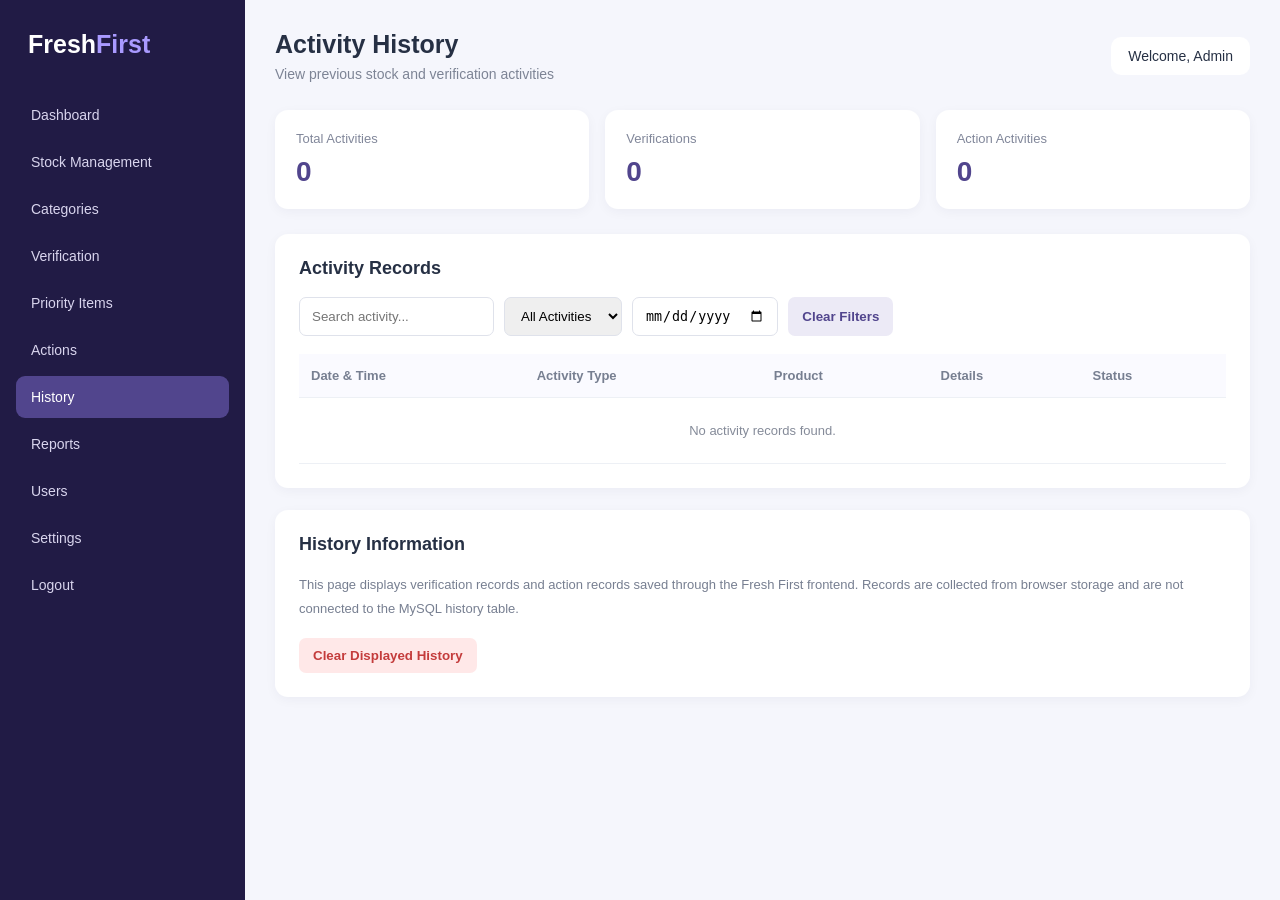
<file: frontend/history.html>
<!DOCTYPE html>
<html lang="en">
<head>
<meta charset="UTF-8">
<meta name="viewport" content="width=device-width, initial-scale=1.0">
<title>Fresh First - History</title>

<style>
*{margin:0;padding:0;box-sizing:border-box}
body{font-family:Arial,sans-serif;background:#f5f6fc;color:#263044}
.layout{display:flex;min-height:100vh}
.sidebar{width:245px;background:#211b45;color:white;padding:25px 16px;flex-shrink:0}
.logo{font-size:25px;font-weight:bold;margin:5px 12px 35px}
.logo span{color:#a99aff}
.menu a{display:block;color:#d9d5ee;text-decoration:none;padding:13px 15px;margin:5px 0;border-radius:9px;font-size:14px}
.menu a:hover,.menu a.active{background:#51458d;color:white}
.main{flex:1;padding:30px;min-width:0}
.topbar{display:flex;justify-content:space-between;align-items:center;gap:15px;margin-bottom:28px}
.topbar h1{font-size:25px}
.subtitle{color:#7d8495;margin-top:7px;font-size:14px}
.profile{background:white;padding:11px 17px;border-radius:10px;font-size:14px}
.cards{display:grid;grid-template-columns:repeat(3,1fr);gap:16px;margin:25px 0}
.card{background:white;padding:21px;border-radius:13px;box-shadow:0 3px 12px #2020400b}
.card p{font-size:13px;color:#81879a}
.card h2{font-size:28px;margin-top:10px;color:#51458d}
.panel{background:white;padding:24px;border-radius:13px;box-shadow:0 3px 12px #2020400b;margin-bottom:22px}
.panel h2{font-size:18px;margin-bottom:18px}
.filters{display:flex;gap:10px;flex-wrap:wrap;margin-bottom:18px}
.filters input,.filters select{padding:10px 12px;border:1px solid #dfe2eb;border-radius:7px}
.table-wrap{overflow-x:auto}
table{width:100%;border-collapse:collapse;min-width:750px}
th,td{text-align:left;padding:14px 12px;border-bottom:1px solid #edf0f5;font-size:13px}
th{color:#777f91;background:#fafaff}
.tag{padding:5px 10px;border-radius:15px;font-size:11px;font-weight:bold}
.verification{background:#eeeafd;color:#594b9c}
.action{background:#fff2d9;color:#a66a00}
.stock{background:#e2f7eb;color:#21864b}
.safe{background:#e2f7eb;color:#21864b}
.warning{background:#fff2d9;color:#a66a00}
.unsafe{background:#ffe3e3;color:#c03939}
.empty{text-align:center;color:#858b99;padding:25px}
button{border:0;padding:10px 14px;border-radius:7px;cursor:pointer;font-weight:bold}
.secondary{background:#eceaf6;color:#51458d}
.danger{background:#ffe8e8;color:#c43c3c}
@media(max-width:900px){.cards{grid-template-columns:repeat(2,1fr)}}
@media(max-width:600px){.layout{display:block}.sidebar{width:100%;padding:15px}.menu{display:flex;overflow-x:auto}.menu a{white-space:nowrap}.main{padding:18px}.cards{grid-template-columns:1fr}.topbar{align-items:flex-start;flex-direction:column}}
</style>
</head>

<body>
<div class="layout">

<aside class="sidebar">
    <div class="logo">Fresh<span>First</span></div>
    <nav class="menu">
        <a href="dashboard.html">Dashboard</a>
        <a href="stock.html">Stock Management</a>
        <a href="categories.html">Categories</a>
        <a href="verification.html">Verification</a>
        <a href="priority.html">Priority Items</a>
        <a href="actions.html">Actions</a>
        <a class="active" href="history.html">History</a>
        <a href="reports.html">Reports</a>
        <a href="users.html">Users</a>
        <a href="settings.html">Settings</a>
        <a href="login.html" onclick="logout()">Logout</a>
    </nav>
</aside>

<main class="main">

    <div class="topbar">
        <div>
            <h1>Activity History</h1>
            <p class="subtitle">View previous stock and verification activities</p>
        </div>
        <div class="profile" id="profileName">Welcome, Admin</div>
    </div>

    <section class="cards">
        <div class="card">
            <p>Total Activities</p>
            <h2 id="totalCount">0</h2>
        </div>
        <div class="card">
            <p>Verifications</p>
            <h2 id="verificationCount">0</h2>
        </div>
        <div class="card">
            <p>Action Activities</p>
            <h2 id="actionCount">0</h2>
        </div>
    </section>

    <section class="panel">
        <h2>Activity Records</h2>

        <div class="filters">
            <input type="search" id="searchInput" placeholder="Search activity...">

            <select id="typeFilter">
                <option value="ALL">All Activities</option>
                <option value="VERIFICATION">Verification</option>
                <option value="ACTION">Action</option>
                <option value="STOCK">Stock</option>
            </select>

            <input type="date" id="dateFilter">

            <button class="secondary" onclick="clearFilters()">Clear Filters</button>
        </div>

        <div class="table-wrap">
            <table>
                <thead>
                    <tr>
                        <th>Date & Time</th>
                        <th>Activity Type</th>
                        <th>Product</th>
                        <th>Details</th>
                        <th>Status</th>
                    </tr>
                </thead>
                <tbody id="historyTable"></tbody>
            </table>
        </div>
    </section>

    <section class="panel">
        <h2>History Information</h2>
        <p style="font-size:13px;color:#777f91;line-height:1.8">
            This page displays verification records and action records saved through the Fresh First frontend.
            Records are collected from browser storage and are not connected to the MySQL history table.
        </p>
        <br>
        <button class="danger" onclick="clearHistory()">Clear Displayed History</button>
    </section>

</main>
</div>

<script>
const VERIFICATION_KEY = "freshFirstVerifications";
const ACTION_KEY = "freshFirstActions";
const HISTORY_KEY = "freshFirstHistory";

function readData(key){
    try{
        const data = JSON.parse(localStorage.getItem(key) || "[]");
        return Array.isArray(data) ? data : [];
    }catch(error){
        return [];
    }
}

function escapeHTML(value){
    return String(value ?? "").replace(/[&<>"']/g,char=>({
        "&":"&amp;","<":"&lt;",">":"&gt;",'"':"&quot;","'":"&#39;"
    })[char]);
}

function getHistory(){
    const verifications = readData(VERIFICATION_KEY).map(v=>({
        type:"VERIFICATION",
        product:v.productName,
        details:v.remarks || v.reason || "Product verification completed",
        status:v.status || "RECORDED",
        date:v.verifiedAt || ""
    }));

    const actions = readData(ACTION_KEY).map(a=>({
        type:"ACTION",
        product:a.productName,
        details:a.actionType + " - " + (a.description || ""),
        status:a.status || "PENDING",
        date:a.createdAt || ""
    }));

    const stockHistory = readData(HISTORY_KEY).map(h=>({
        type:"STOCK",
        product:h.productName || h.product || "Product",
        details:h.details || h.action || "Stock activity",
        status:h.status || "RECORDED",
        date:h.date || h.createdAt || ""
    }));

    return [...verifications,...actions,...stockHistory].sort((a,b)=>{
        const da = new Date(a.date).getTime() || 0;
        const db = new Date(b.date).getTime() || 0;
        return db-da;
    });
}

function renderHistory(){
    const history = getHistory();
    const search = document.getElementById("searchInput").value.toLowerCase();
    const type = document.getElementById("typeFilter").value;
    const date = document.getElementById("dateFilter").value;

    const filtered = history.filter(item=>{
        const text = (item.product+" "+item.details+" "+item.status).toLowerCase();
        const matchesSearch = text.includes(search);
        const matchesType = type==="ALL" || item.type===type;

        let matchesDate = true;
        if(date){
            const parsed = new Date(item.date);
            if(!isNaN(parsed)){
                const yyyy = parsed.getFullYear();
                const mm = String(parsed.getMonth()+1).padStart(2,"0");
                const dd = String(parsed.getDate()).padStart(2,"0");
                matchesDate = `${yyyy}-${mm}-${dd}`===date;
            }else{
                matchesDate = false;
            }
        }

        return matchesSearch && matchesType && matchesDate;
    });

    document.getElementById("historyTable").innerHTML = filtered.length
        ? filtered.map(item=>`
            <tr>
                <td>${escapeHTML(item.date || "Date unavailable")}</td>
                <td><span class="tag ${item.type.toLowerCase()}">${item.type}</span></td>
                <td><strong>${escapeHTML(item.product)}</strong></td>
                <td>${escapeHTML(item.details)}</td>
                <td>${escapeHTML(item.status.replace("_"," "))}</td>
            </tr>
        `).join("")
        : '<tr><td colspan="5" class="empty">No activity records found.</td></tr>';

    document.getElementById("totalCount").textContent = history.length;
    document.getElementById("verificationCount").textContent =
        history.filter(h=>h.type==="VERIFICATION").length;
    document.getElementById("actionCount").textContent =
        history.filter(h=>h.type==="ACTION").length;
}

function clearFilters(){
    document.getElementById("searchInput").value="";
    document.getElementById("typeFilter").value="ALL";
    document.getElementById("dateFilter").value="";
    renderHistory();
}

function clearHistory(){
    if(!confirm("Clear all verification and action history records?")) return;

    localStorage.removeItem(VERIFICATION_KEY);
    localStorage.removeItem(ACTION_KEY);
    localStorage.removeItem(HISTORY_KEY);

    renderHistory();
    alert("History records cleared from browser storage.");
}

document.getElementById("searchInput").addEventListener("input",renderHistory);
document.getElementById("typeFilter").addEventListener("change",renderHistory);
document.getElementById("dateFilter").addEventListener("change",renderHistory);

function logout(){
    localStorage.removeItem("user");
    localStorage.removeItem("username");
    localStorage.removeItem("role");
}

const user = JSON.parse(localStorage.getItem("user") || "{}");
const username = user.full_name || user.username || localStorage.getItem("username");
if(username){
    document.getElementById("profileName").textContent="Welcome, "+username;
}

renderHistory();
</script>
</body>
</html>
</file>
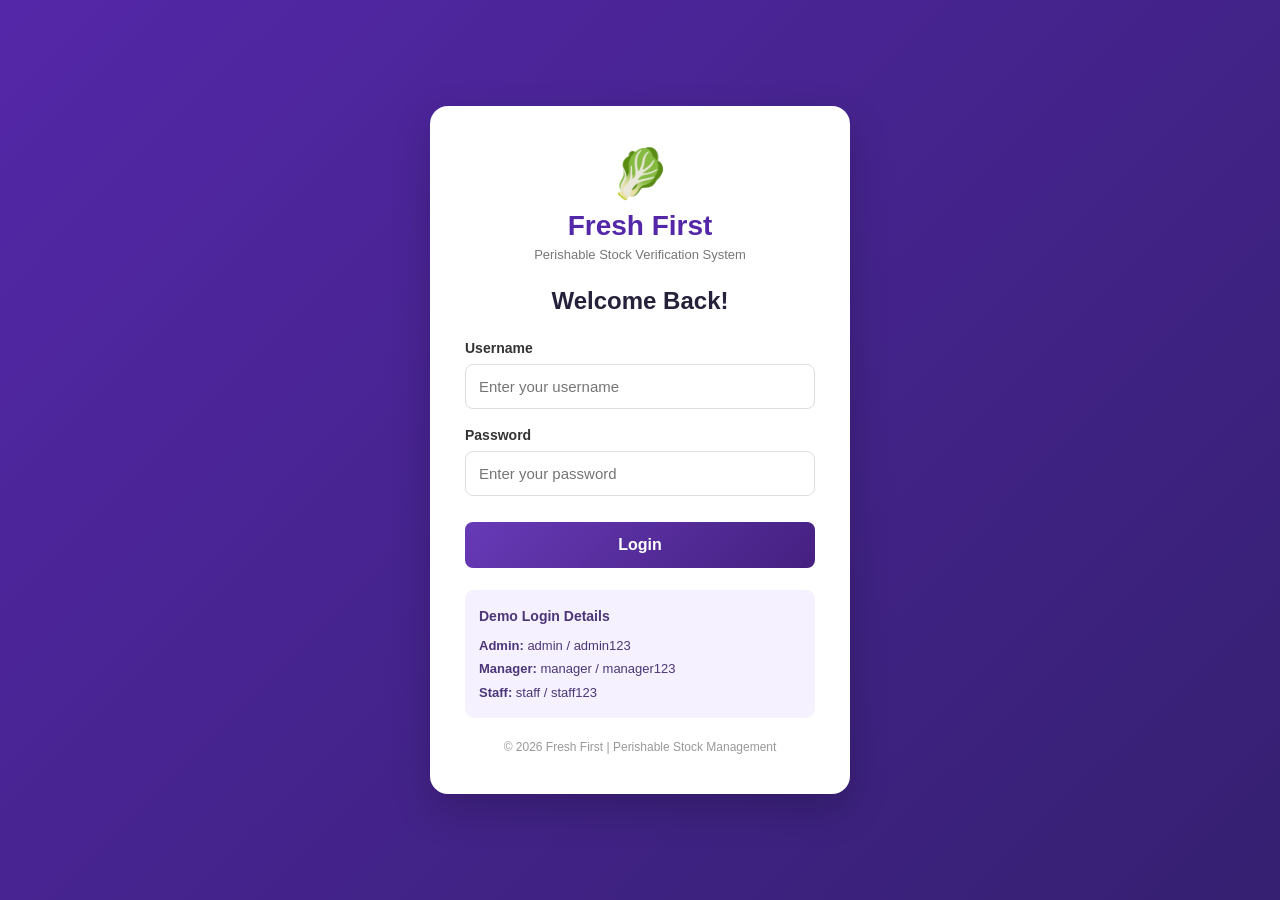
<file: frontend/login.html>
<!DOCTYPE html>
<html lang="en">
<head>
<meta charset="UTF-8">
<meta name="viewport" content="width=device-width, initial-scale=1.0">
<title>Fresh First - Login</title>

<style>
* {
    margin: 0;
    padding: 0;
    box-sizing: border-box;
}

body {
    font-family: Arial, Helvetica, sans-serif;
    min-height: 100vh;
    display: flex;
    justify-content: center;
    align-items: center;
    background: linear-gradient(135deg, #5427a8, #352071);
    padding: 20px;
}

.login-container {
    width: 100%;
    max-width: 420px;
    background: white;
    padding: 40px 35px;
    border-radius: 18px;
    box-shadow: 0 15px 40px rgba(0,0,0,0.2);
}

.logo {
    text-align: center;
    margin-bottom: 25px;
}

.logo-icon {
    font-size: 48px;
}

.logo h1 {
    color: #5427a8;
    font-size: 28px;
    margin-top: 8px;
}

.logo p {
    color: #777;
    font-size: 13px;
    margin-top: 5px;
}

h2 {
    text-align: center;
    color: #25213a;
    margin-bottom: 25px;
}

.form-group {
    margin-bottom: 18px;
}

label {
    display: block;
    font-weight: bold;
    color: #333;
    margin-bottom: 8px;
    font-size: 14px;
}

input {
    width: 100%;
    padding: 13px;
    border: 1px solid #ddd;
    border-radius: 8px;
    font-size: 15px;
    outline: none;
}

input:focus {
    border-color: #5427a8;
    box-shadow: 0 0 0 2px rgba(84,39,168,0.1);
}

.login-btn {
    width: 100%;
    padding: 14px;
    border: none;
    border-radius: 8px;
    background: linear-gradient(135deg, #673ab7, #452080);
    color: white;
    font-size: 16px;
    font-weight: bold;
    cursor: pointer;
    margin-top: 8px;
}

.login-btn:hover {
    opacity: 0.9;
}

.error {
    display: none;
    color: #dc2626;
    background: #fee2e2;
    padding: 11px;
    border-radius: 7px;
    font-size: 13px;
    text-align: center;
    margin-bottom: 15px;
}

.demo-box {
    margin-top: 22px;
    padding: 14px;
    background: #f5f1ff;
    border-radius: 9px;
    font-size: 13px;
    color: #4b3677;
    line-height: 1.8;
}

.demo-box h3 {
    margin-bottom: 5px;
    font-size: 14px;
}

.footer {
    text-align: center;
    color: #999;
    font-size: 12px;
    margin-top: 22px;
}

</style>
</head>

<body>

<div class="login-container">

    <div class="logo">
        <div class="logo-icon">🥬</div>
        <h1>Fresh First</h1>
        <p>Perishable Stock Verification System</p>
    </div>

    <h2>Welcome Back!</h2>

    <div class="error" id="errorMessage">
        Invalid username or password. Please try again.
    </div>

    <form id="loginForm">

        <div class="form-group">
            <label for="username">Username</label>
            <input
                type="text"
                id="username"
                placeholder="Enter your username"
                autocomplete="username"
                required
            >
        </div>

        <div class="form-group">
            <label for="password">Password</label>
            <input
                type="password"
                id="password"
                placeholder="Enter your password"
                autocomplete="current-password"
                required
            >
        </div>

        <button type="submit" class="login-btn">
            Login
        </button>

    </form>

    <div class="demo-box">
        <h3>Demo Login Details</h3>
        <p><b>Admin:</b> admin / admin123</p>
        <p><b>Manager:</b> manager / manager123</p>
        <p><b>Staff:</b> staff / staff123</p>
    </div>

    <div class="footer">
        © 2026 Fresh First | Perishable Stock Management
    </div>

</div>

<script>

// CREATE DEMO USERS IF THEY DO NOT EXIST
function createDemoUsers() {

    let users = [];

    try {
        users = JSON.parse(
            localStorage.getItem("freshFirstUsers") || "[]"
        );

        if (!Array.isArray(users)) {
            users = [];
        }
    } catch (error) {
        users = [];
    }

    const demoUsers = [
        {
            id: 1,
            fullName: "Admin",
            username: "admin",
            password: "admin123",
            role: "Admin"
        },
        {
            id: 2,
            fullName: "Manager",
            username: "manager",
            password: "manager123",
            role: "Store Manager"
        },
        {
            id: 3,
            fullName: "Staff",
            username: "staff",
            password: "staff123",
            role: "Staff"
        }
    ];

    demoUsers.forEach(demoUser => {

        const exists = users.some(user =>
            String(user.username || "").toLowerCase() ===
            demoUser.username.toLowerCase()
        );

        if (!exists) {
            users.push(demoUser);
        }

    });

    localStorage.setItem(
        "freshFirstUsers",
        JSON.stringify(users)
    );
}

// LOGIN
document.getElementById("loginForm").addEventListener(
    "submit",
    function(event) {

        event.preventDefault();

        createDemoUsers();

        const username = document
            .getElementById("username")
            .value.trim();

        const password = document
            .getElementById("password")
            .value;

        const users = JSON.parse(
            localStorage.getItem("freshFirstUsers") || "[]"
        );

        const loggedInUser = users.find(user =>

            String(user.username || "").toLowerCase() ===
            username.toLowerCase() &&

            (
                user.password === password ||
                user.passwordHash === password
            )

        );

        if (!loggedInUser) {

            document.getElementById("errorMessage").style.display =
                "block";

            return;
        }

        const userData = {
            id: loggedInUser.id,
            fullName: loggedInUser.fullName ||
                      loggedInUser.full_name ||
                      loggedInUser.username,
            username: loggedInUser.username,
            role: loggedInUser.role
        };

        localStorage.setItem(
            "user",
            JSON.stringify(userData)
        );

        localStorage.setItem(
            "username",
            userData.username
        );

        localStorage.setItem(
            "role",
            userData.role
        );

        window.location.href = "dashboard.html";

    }
);

// HIDE ERROR WHEN TYPING
document.getElementById("username").addEventListener(
    "input",
    hideError
);

document.getElementById("password").addEventListener(
    "input",
    hideError
);

function hideError() {
    document.getElementById("errorMessage").style.display = "none";
}

</script>

</body>
</html>
</file>
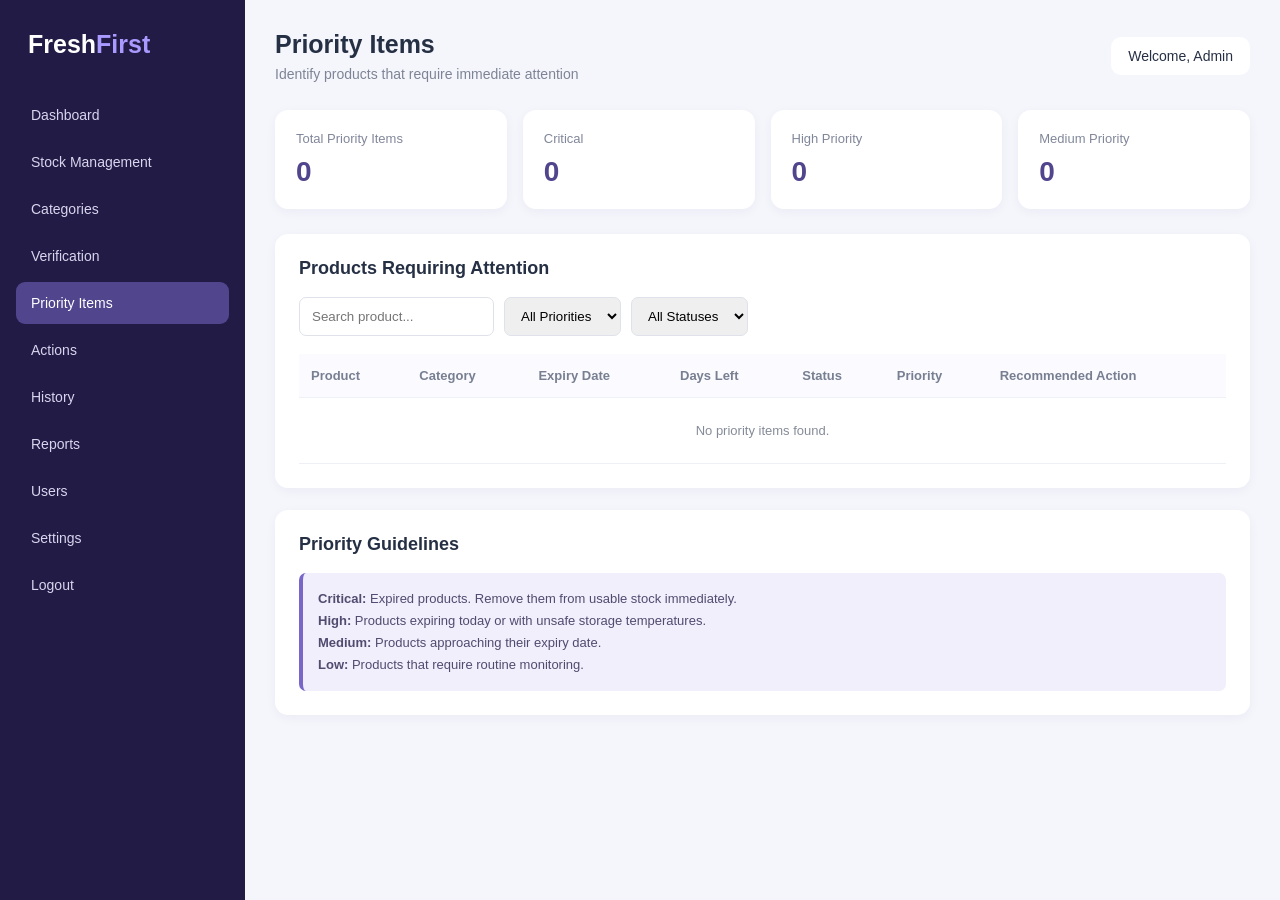
<file: frontend/priority.html>
<!DOCTYPE html>
<html lang="en">
<head>
<meta charset="UTF-8">
<meta name="viewport" content="width=device-width, initial-scale=1.0">
<title>Fresh First - Priority Items</title>
<style>
*{margin:0;padding:0;box-sizing:border-box}
body{font-family:Arial,sans-serif;background:#f5f6fc;color:#263044}
.layout{display:flex;min-height:100vh}
.sidebar{width:245px;background:#211b45;color:white;padding:25px 16px;flex-shrink:0}
.logo{font-size:25px;font-weight:bold;margin:5px 12px 35px}
.logo span{color:#a99aff}
.menu a{display:block;color:#d9d5ee;text-decoration:none;padding:13px 15px;margin:5px 0;border-radius:9px;font-size:14px}
.menu a:hover,.menu a.active{background:#51458d;color:white}
.main{flex:1;padding:30px;min-width:0}
.topbar{display:flex;justify-content:space-between;align-items:center;gap:15px;margin-bottom:28px}
.topbar h1{font-size:25px}
.subtitle{color:#7d8495;margin-top:7px;font-size:14px}
.profile{background:white;padding:11px 17px;border-radius:10px;font-size:14px}
.cards{display:grid;grid-template-columns:repeat(4,1fr);gap:16px;margin:25px 0}
.card{background:white;padding:21px;border-radius:13px;box-shadow:0 3px 12px #2020400b}
.card p{font-size:13px;color:#81879a}
.card h2{font-size:28px;margin-top:10px;color:#51458d}
.panel{background:white;padding:24px;border-radius:13px;box-shadow:0 3px 12px #2020400b;margin-bottom:22px}
.panel h2{font-size:18px;margin-bottom:18px}
.filters{display:flex;gap:10px;flex-wrap:wrap;margin-bottom:18px}
.filters select,.filters input{padding:10px 12px;border:1px solid #dfe2eb;border-radius:7px}
.table-wrap{overflow-x:auto}
table{width:100%;border-collapse:collapse;min-width:720px}
th,td{text-align:left;padding:14px 12px;border-bottom:1px solid #edf0f5;font-size:13px}
th{color:#777f91;background:#fafaff}
.status{padding:5px 10px;border-radius:15px;font-size:11px;font-weight:bold}
.warning{background:#fff2d9;color:#a66a00}
.unsafe{background:#ffe3e3;color:#c03939}
.priority{padding:5px 10px;border-radius:15px;font-size:11px;font-weight:bold}
.critical{background:#ffe3e3;color:#c03939}
.high{background:#fff0e0;color:#c36a16}
.medium{background:#fff7d9;color:#947000}
.low{background:#e2f7eb;color:#21864b}
button{border:0;padding:9px 13px;border-radius:7px;cursor:pointer;font-weight:bold}
.action-btn{background:#594b9c;color:white}
.empty{text-align:center;color:#858b99;padding:25px}
.note{background:#f0effb;border-left:4px solid #7867c7;padding:15px;border-radius:7px;font-size:13px;line-height:1.7;color:#514b70}
@media(max-width:1000px){.cards{grid-template-columns:repeat(2,1fr)}}
@media(max-width:600px){.layout{display:block}.sidebar{width:100%;padding:15px}.menu{display:flex;overflow-x:auto}.menu a{white-space:nowrap}.main{padding:18px}.cards{grid-template-columns:1fr}.topbar{align-items:flex-start;flex-direction:column}}
</style>
</head>
<body>
<div class="layout">

<aside class="sidebar">
    <div class="logo">Fresh<span>First</span></div>
    <nav class="menu">
        <a href="dashboard.html">Dashboard</a>
        <a href="stock.html">Stock Management</a>
        <a href="categories.html">Categories</a>
        <a href="verification.html">Verification</a>
        <a class="active" href="priority.html">Priority Items</a>
        <a href="actions.html">Actions</a>
        <a href="history.html">History</a>
        <a href="reports.html">Reports</a>
        <a href="users.html">Users</a>
        <a href="settings.html">Settings</a>
        <a href="login.html" onclick="logout()">Logout</a>
    </nav>
</aside>

<main class="main">
    <div class="topbar">
        <div>
            <h1>Priority Items</h1>
            <p class="subtitle">Identify products that require immediate attention</p>
        </div>
        <div class="profile" id="profileName">Welcome, Admin</div>
    </div>

    <section class="cards">
        <div class="card"><p>Total Priority Items</p><h2 id="totalCount">0</h2></div>
        <div class="card"><p>Critical</p><h2 id="criticalCount">0</h2></div>
        <div class="card"><p>High Priority</p><h2 id="highCount">0</h2></div>
        <div class="card"><p>Medium Priority</p><h2 id="mediumCount">0</h2></div>
    </section>

    <section class="panel">
        <h2>Products Requiring Attention</h2>
        <div class="filters">
            <input type="search" id="searchInput" placeholder="Search product...">
            <select id="priorityFilter">
                <option value="ALL">All Priorities</option>
                <option value="CRITICAL">Critical</option>
                <option value="HIGH">High</option>
                <option value="MEDIUM">Medium</option>
                <option value="LOW">Low</option>
            </select>
            <select id="statusFilter">
                <option value="ALL">All Statuses</option>
                <option value="UNSAFE">Unsafe</option>
                <option value="WARNING">Warning</option>
            </select>
        </div>

        <div class="table-wrap">
            <table>
                <thead>
                    <tr>
                        <th>Product</th>
                        <th>Category</th>
                        <th>Expiry Date</th>
                        <th>Days Left</th>
                        <th>Status</th>
                        <th>Priority</th>
                        <th>Recommended Action</th>
                    </tr>
                </thead>
                <tbody id="priorityTable"></tbody>
            </table>
        </div>
    </section>

    <section class="panel">
        <h2>Priority Guidelines</h2>
        <div class="note">
            <strong>Critical:</strong> Expired products. Remove them from usable stock immediately.<br>
            <strong>High:</strong> Products expiring today or with unsafe storage temperatures.<br>
            <strong>Medium:</strong> Products approaching their expiry date.<br>
            <strong>Low:</strong> Products that require routine monitoring.
        </div>
    </section>
</main>
</div>

<script>
const PRODUCT_KEY = "freshFirstProducts";

const defaultProducts = [
    {id:1,name:"Fresh Milk",category:"Dairy",quantity:20,unit:"litres",expiry:"2026-11-20",temp:5},
    {id:2,name:"Apple",category:"Fruits",quantity:30,unit:"kg",expiry:"2026-11-22",temp:6},
    {id:3,name:"Banana",category:"Fruits",quantity:25,unit:"kg",expiry:"2026-11-17",temp:8},
    {id:4,name:"Carrot",category:"Vegetables",quantity:15,unit:"kg",expiry:"2026-11-25",temp:5},
    {id:5,name:"Bread",category:"Bakery",quantity:20,unit:"packets",expiry:"2026-11-18",temp:22}
];

let products = JSON.parse(localStorage.getItem(PRODUCT_KEY) || "null");
if(!Array.isArray(products)){
    products = defaultProducts;
    localStorage.setItem(PRODUCT_KEY,JSON.stringify(products));
}

const defaultRules = {
    Bakery:{min:15,max:25,days:2},
    Dairy:{min:2,max:8,days:3},
    Fruits:{min:4,max:12,days:3},
    Vegetables:{min:4,max:12,days:3}
};

function getRules(category){
    const saved = JSON.parse(localStorage.getItem("freshFirstCategories") || "null");
    const custom = Array.isArray(saved)
        ? saved.find(c => c.name.toLowerCase() === String(category).toLowerCase())
        : null;

    return custom
        ? {min:Number(custom.min),max:Number(custom.max),days:Number(custom.days)}
        : defaultRules[category] || {min:0,max:100,days:3};
}

function getDaysLeft(date){
    const today = new Date();
    today.setHours(0,0,0,0);
    const expiry = new Date(date + "T00:00:00");
    return Math.ceil((expiry - today) / 86400000);
}

function getPriority(product){
    const days = getDaysLeft(product.expiry);
    const rule = getRules(product.category);
    const temp = Number(product.temp);

    if(days < 0){
        return {status:"UNSAFE",priority:"CRITICAL",action:"Remove expired product"};
    }

    if(temp < rule.min || temp > rule.max){
        return {status:"WARNING",priority:"HIGH",action:"Correct storage temperature"};
    }

    if(days === 0){
        return {status:"WARNING",priority:"HIGH",action:"Inspect product immediately"};
    }

    if(days <= rule.days){
        return {status:"WARNING",priority:"MEDIUM",action:"Use or sell soon"};
    }

    return null;
}

function escapeHTML(value){
    return String(value ?? "").replace(/[&<>"']/g,char=>({
        "&":"&amp;","<":"&lt;",">":"&gt;",'"':"&quot;","'":"&#39;"
    })[char]);
}

function renderPriority(){
    const search = document.getElementById("searchInput").value.toLowerCase();
    const priorityFilter = document.getElementById("priorityFilter").value;
    const statusFilter = document.getElementById("statusFilter").value;

    const allItems = products.map(p => {
        const result = getPriority(p);
        return result ? {...p,...result,daysLeft:getDaysLeft(p.expiry)} : null;
    }).filter(Boolean);

    const filtered = allItems.filter(p =>
        p.name.toLowerCase().includes(search) &&
        (priorityFilter === "ALL" || p.priority === priorityFilter) &&
        (statusFilter === "ALL" || p.status === statusFilter)
    );

    document.getElementById("priorityTable").innerHTML = filtered.length
        ? filtered.map(p => `
            <tr>
                <td><strong>${escapeHTML(p.name)}</strong></td>
                <td>${escapeHTML(p.category)}</td>
                <td>${escapeHTML(p.expiry)}</td>
                <td>${p.daysLeft < 0 ? "Expired" : p.daysLeft === 0 ? "Today" : p.daysLeft + " days"}</td>
                <td><span class="status ${p.status.toLowerCase()}">${p.status}</span></td>
                <td><span class="priority ${p.priority.toLowerCase()}">${p.priority}</span></td>
                <td>${escapeHTML(p.action)}</td>
            </tr>
        `).join("")
        : '<tr><td colspan="7" class="empty">No priority items found.</td></tr>';

    const count = priority => allItems.filter(p => p.priority === priority).length;
    document.getElementById("totalCount").textContent = allItems.length;
    document.getElementById("criticalCount").textContent = count("CRITICAL");
    document.getElementById("highCount").textContent = count("HIGH");
    document.getElementById("mediumCount").textContent = count("MEDIUM");
}

document.getElementById("searchInput").addEventListener("input",renderPriority);
document.getElementById("priorityFilter").addEventListener("change",renderPriority);
document.getElementById("statusFilter").addEventListener("change",renderPriority);

function logout(){
    localStorage.removeItem("user");
    localStorage.removeItem("username");
    localStorage.removeItem("role");
}

const user = JSON.parse(localStorage.getItem("user") || "{}");
const username = user.full_name || user.username || localStorage.getItem("username");
if(username) document.getElementById("profileName").textContent = "Welcome, " + username;

renderPriority();
</script>
</body>
</html>
</file>
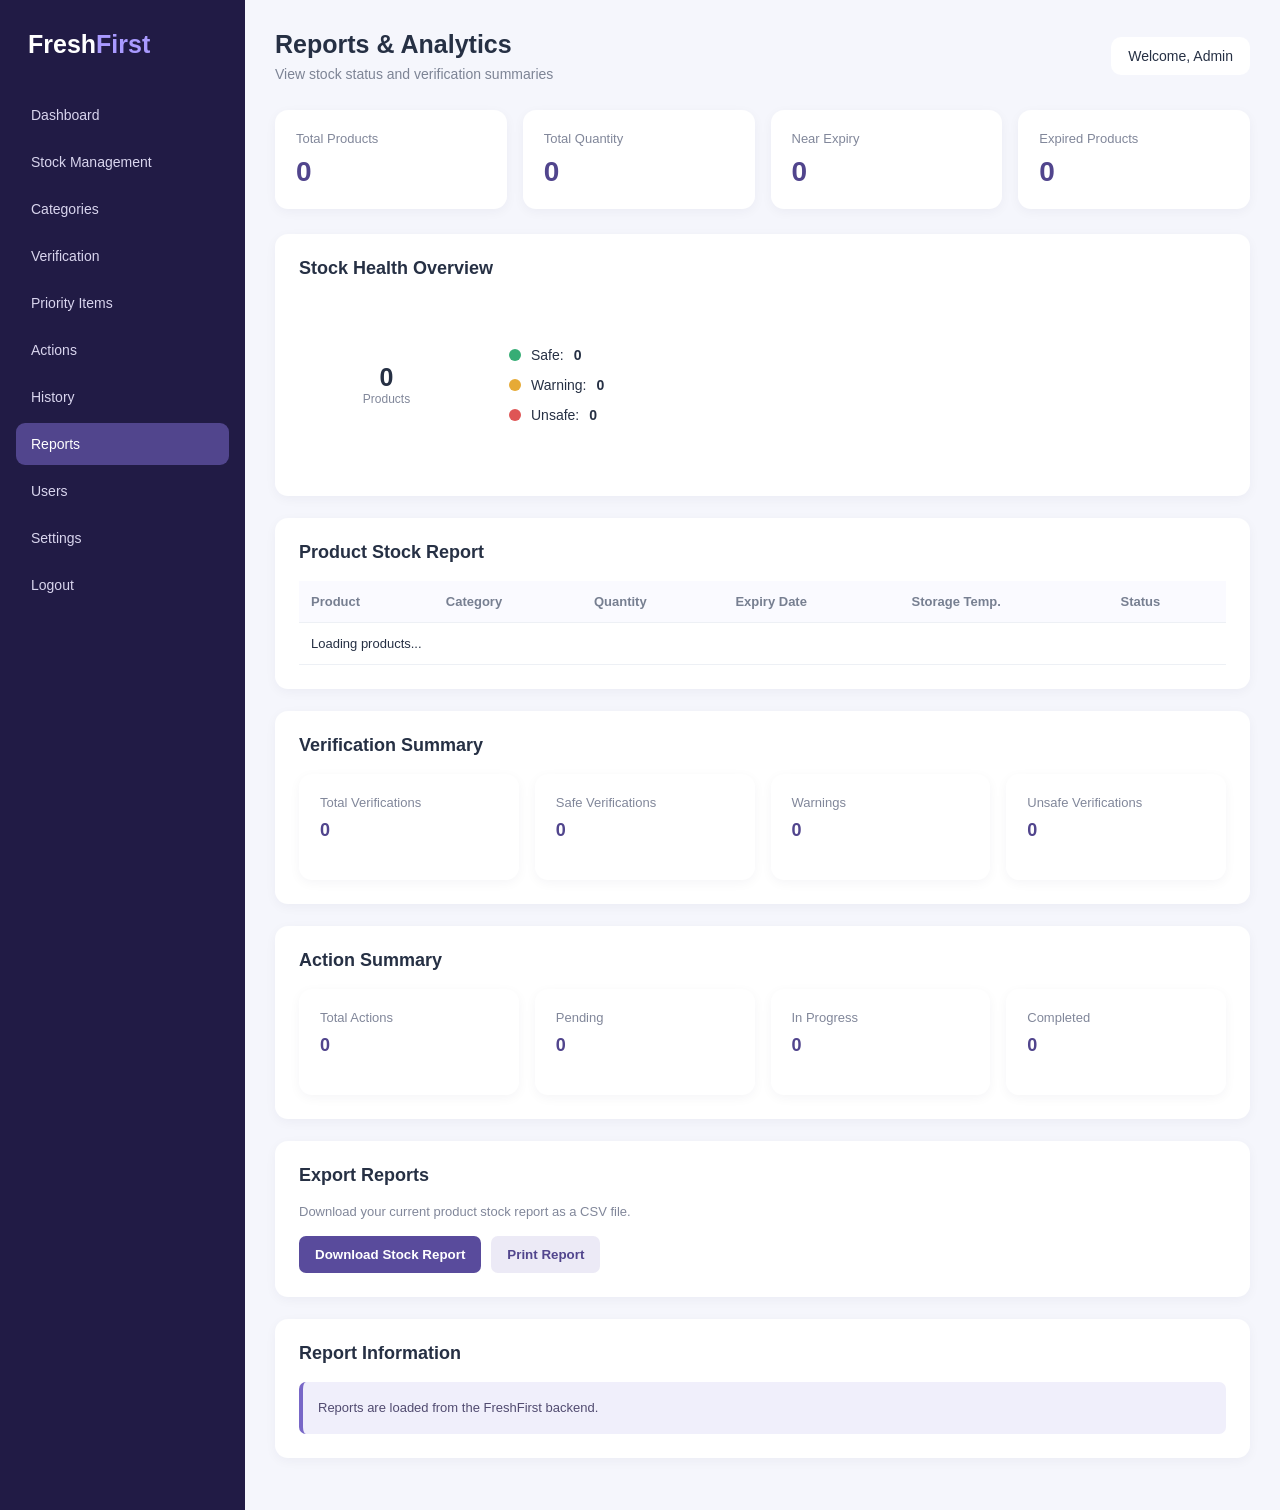
<file: frontend/reports.html>
<!DOCTYPE html>
<html lang="en">
<head>
<meta charset="UTF-8">
<meta name="viewport" content="width=device-width, initial-scale=1.0">
<title>Fresh First - Reports</title>

<style>
*{margin:0;padding:0;box-sizing:border-box}
body{font-family:Arial,sans-serif;background:#f5f6fc;color:#263044}
.layout{display:flex;min-height:100vh}
.sidebar{width:245px;background:#211b45;color:white;padding:25px 16px;flex-shrink:0}
.logo{font-size:25px;font-weight:bold;margin:5px 12px 35px}
.logo span{color:#a99aff}
.menu a{display:block;color:#d9d5ee;text-decoration:none;padding:13px 15px;margin:5px 0;border-radius:9px;font-size:14px}
.menu a:hover,.menu a.active{background:#51458d;color:white}
.main{flex:1;padding:30px;min-width:0}
.topbar{display:flex;justify-content:space-between;align-items:center;gap:15px;margin-bottom:28px}
.topbar h1{font-size:25px}
.subtitle{color:#7d8495;margin-top:7px;font-size:14px}
.profile{background:white;padding:11px 17px;border-radius:10px;font-size:14px}
.cards{display:grid;grid-template-columns:repeat(4,1fr);gap:16px;margin:25px 0}
.card{background:white;padding:21px;border-radius:13px;box-shadow:0 3px 12px #2020400b}
.card p{font-size:13px;color:#81879a}
.card h2{font-size:28px;margin-top:10px;color:#51458d}
.panel{background:white;padding:24px;border-radius:13px;box-shadow:0 3px 12px #2020400b;margin-bottom:22px}
.panel h2{font-size:18px;margin-bottom:18px}
.report-actions{display:flex;gap:10px;flex-wrap:wrap}
button{border:0;padding:11px 16px;border-radius:7px;cursor:pointer;font-weight:bold}
.primary{background:#594b9c;color:white}
.secondary{background:#eceaf6;color:#51458d}
.table-wrap{overflow-x:auto}
table{width:100%;border-collapse:collapse;min-width:650px}
th,td{text-align:left;padding:13px 12px;border-bottom:1px solid #edf0f5;font-size:13px}
th{color:#777f91;background:#fafaff}
.status{padding:5px 10px;border-radius:15px;font-size:11px;font-weight:bold}
.safe{background:#e2f7eb;color:#21864b}
.warning{background:#fff2d9;color:#a66a00}
.unsafe{background:#ffe3e3;color:#c03939}
.chart-area{display:flex;align-items:center;gap:35px;flex-wrap:wrap}
.donut{width:175px;height:175px;border-radius:50%;display:flex;align-items:center;justify-content:center;position:relative;flex-shrink:0}
.donut-inner{width:115px;height:115px;background:white;border-radius:50%;display:flex;flex-direction:column;align-items:center;justify-content:center}
.donut-inner strong{font-size:25px}
.donut-inner span{font-size:12px;color:#81879a}
.legend{display:grid;gap:14px;font-size:14px}
.legend-item{display:flex;align-items:center;gap:10px}
.dot{width:12px;height:12px;border-radius:50%}
.green{background:#36ad75}.yellow{background:#e6aa35}.red{background:#df5555}
.note{background:#f0effb;border-left:4px solid #7867c7;padding:15px;border-radius:7px;font-size:13px;line-height:1.7;color:#514b70}

@media(max-width:1000px){
    .cards{grid-template-columns:repeat(2,1fr)}
}
@media(max-width:600px){
    .layout{display:block}
    .sidebar{width:100%;padding:15px}
    .menu{display:flex;overflow-x:auto}
    .menu a{white-space:nowrap}
    .main{padding:18px}
    .cards{grid-template-columns:1fr}
    .topbar{align-items:flex-start;flex-direction:column}
}
@media print{
    .sidebar,.report-actions{display:none}
    .main{padding:10px}
    body{background:white}
    .panel,.card{box-shadow:none;border:1px solid #eee}
}
</style>
</head>

<body>
<div class="layout">

<aside class="sidebar">
    <div class="logo">Fresh<span>First</span></div>

    <nav class="menu">
        <a href="dashboard.html">Dashboard</a>
        <a href="stock.html">Stock Management</a>
        <a href="categories.html">Categories</a>
        <a href="verification.html">Verification</a>
        <a href="priority.html">Priority Items</a>
        <a href="actions.html">Actions</a>
        <a href="history.html">History</a>
        <a class="active" href="reports.html">Reports</a>
        <a href="users.html">Users</a>
        <a href="settings.html">Settings</a>
        <a href="login.html" onclick="logout()">Logout</a>
    </nav>
</aside>

<main class="main">

    <div class="topbar">
        <div>
            <h1>Reports & Analytics</h1>
            <p class="subtitle">View stock status and verification summaries</p>
        </div>
        <div class="profile" id="profileName">Welcome, Admin</div>
    </div>

    <section class="cards">
        <div class="card">
            <p>Total Products</p>
            <h2 id="totalProducts">0</h2>
        </div>
        <div class="card">
            <p>Total Quantity</p>
            <h2 id="totalQuantity">0</h2>
        </div>
        <div class="card">
            <p>Near Expiry</p>
            <h2 id="nearExpiry">0</h2>
        </div>
        <div class="card">
            <p>Expired Products</p>
            <h2 id="expired">0</h2>
        </div>
    </section>

    <section class="panel">
        <h2>Stock Health Overview</h2>

        <div class="chart-area">
            <div class="donut" id="donut">
                <div class="donut-inner">
                    <strong id="healthTotal">0</strong>
                    <span>Products</span>
                </div>
            </div>

            <div class="legend">
                <div class="legend-item">
                    <span class="dot green"></span>
                    Safe: <strong id="safeCount">0</strong>
                </div>
                <div class="legend-item">
                    <span class="dot yellow"></span>
                    Warning: <strong id="warningCount">0</strong>
                </div>
                <div class="legend-item">
                    <span class="dot red"></span>
                    Unsafe: <strong id="unsafeCount">0</strong>
                </div>
            </div>
        </div>
    </section>

    <section class="panel">
        <h2>Product Stock Report</h2>

        <div class="table-wrap">
            <table>
                <thead>
                    <tr>
                        <th>Product</th>
                        <th>Category</th>
                        <th>Quantity</th>
                        <th>Expiry Date</th>
                        <th>Storage Temp.</th>
                        <th>Status</th>
                    </tr>
                </thead>
                <tbody id="stockReport">
                    <tr>
                        <td colspan="6">Loading products...</td>
                    </tr>
                </tbody>
            </table>
        </div>
    </section>

    <section class="panel">
        <h2>Verification Summary</h2>

        <div class="cards" style="margin:0">
            <div class="card">
                <p>Total Verifications</p>
                <h2 id="totalVerifications">0</h2>
            </div>
            <div class="card">
                <p>Safe Verifications</p>
                <h2 id="safeVerifications">0</h2>
            </div>
            <div class="card">
                <p>Warnings</p>
                <h2 id="warningVerifications">0</h2>
            </div>
            <div class="card">
                <p>Unsafe Verifications</p>
                <h2 id="unsafeVerifications">0</h2>
            </div>
        </div>
    </section>

    <section class="panel">
        <h2>Action Summary</h2>

        <div class="cards" style="margin:0">
            <div class="card">
                <p>Total Actions</p>
                <h2 id="totalActions">0</h2>
            </div>
            <div class="card">
                <p>Pending</p>
                <h2 id="pendingActions">0</h2>
            </div>
            <div class="card">
                <p>In Progress</p>
                <h2 id="progressActions">0</h2>
            </div>
            <div class="card">
                <p>Completed</p>
                <h2 id="completedActions">0</h2>
            </div>
        </div>
    </section>

    <section class="panel">
        <h2>Export Reports</h2>

        <p style="font-size:13px;color:#81879a;margin-bottom:17px">
            Download your current product stock report as a CSV file.
        </p>

        <div class="report-actions">
            <button class="primary" onclick="exportStock()">
                Download Stock Report
            </button>
            <button class="secondary" onclick="window.print()">
                Print Report
            </button>
        </div>
    </section>

    <section class="panel">
        <h2>Report Information</h2>
        <div class="note" id="reportInfo">
            Reports are loaded from the FreshFirst backend.
        </div>
    </section>

</main>
</div>

<script src="js/reports.js"></script>

</body>
</html>
</file>
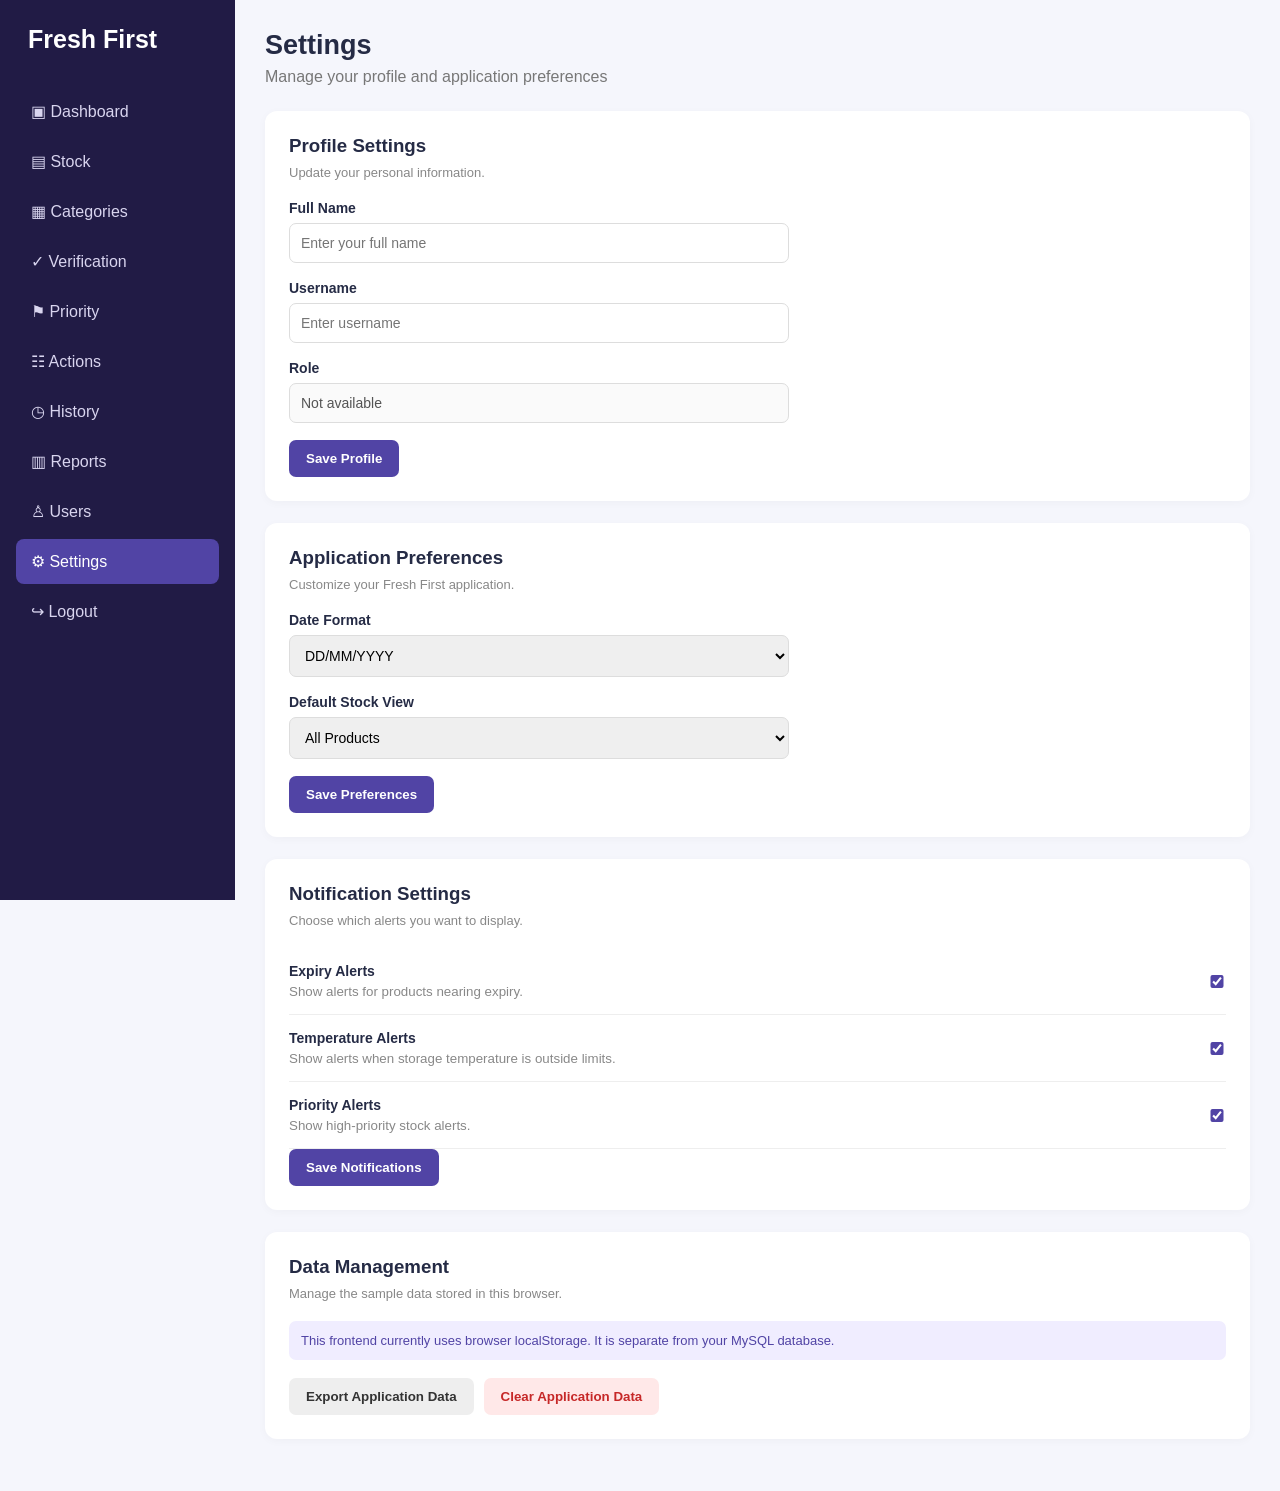
<file: frontend/settings.html>
<!DOCTYPE html>
<html lang="en">
<head>
<meta charset="UTF-8">
<meta name="viewport" content="width=device-width, initial-scale=1.0">
<title>Fresh First - Settings</title>

<style>
*{margin:0;padding:0;box-sizing:border-box}
body{font-family:Arial,sans-serif;background:#f5f6fc;color:#252b45}
.sidebar{position:fixed;width:235px;height:100vh;background:#211b45;color:white;padding:25px 16px}
.logo{font-size:25px;font-weight:bold;margin-bottom:35px;padding-left:12px}
.menu a{display:block;color:#d9d5ef;text-decoration:none;padding:13px 15px;border-radius:8px;margin:5px 0}
.menu a:hover,.menu a.active{background:#5144a5;color:white}
.main{margin-left:235px;padding:30px}
h1{font-size:27px}
.subtitle{color:#777;margin:7px 0 25px}
.panel{background:white;border-radius:12px;padding:24px;margin-bottom:22px;box-shadow:0 2px 10px #00000008}
.panel h3{margin-bottom:8px}
.description{color:#888;font-size:13px;margin-bottom:20px}
.field{margin-bottom:17px}
label{display:block;font-size:14px;margin-bottom:7px;font-weight:bold}
input,select{width:100%;max-width:500px;padding:11px;border:1px solid #ddd;border-radius:7px;font-size:14px}
button{border:0;padding:11px 17px;border-radius:7px;cursor:pointer;font-weight:bold}
.primary{background:#5144a5;color:white}
.secondary{background:#eee;color:#333}
.danger{background:#ffe8e8;color:#c62828}
.setting-row{display:flex;justify-content:space-between;align-items:center;gap:15px;padding:15px 0;border-bottom:1px solid #eee}
.setting-row:last-child{border:0}
.setting-row p{font-size:14px;font-weight:bold}
.setting-row small{display:block;color:#888;margin-top:5px}
input[type=checkbox]{width:18px;accent-color:#5144a5}
.actions{display:flex;gap:10px;flex-wrap:wrap}
.notice{background:#f0edff;color:#5144a5;padding:12px;border-radius:7px;font-size:13px;margin-top:12px}
@media(max-width:750px){
.sidebar{width:65px;padding:20px 7px}
.logo{font-size:0;padding:0}
.logo:after{content:"FF";font-size:17px}
.menu a{font-size:0;text-align:center;padding:13px 4px}
.menu a:first-letter{font-size:15px}
.main{margin-left:65px;padding:18px}
}
</style>
</head>

<body>

<aside class="sidebar">
    <div class="logo">Fresh First</div>
    <nav class="menu">
        <a href="dashboard.html">▣ Dashboard</a>
        <a href="stock.html">▤ Stock</a>
        <a href="categories.html">▦ Categories</a>
        <a href="verification.html">✓ Verification</a>
        <a href="priority.html">⚑ Priority</a>
        <a href="actions.html">☷ Actions</a>
        <a href="history.html">◷ History</a>
        <a href="reports.html">▥ Reports</a>
        <a href="users.html">♙ Users</a>
        <a href="settings.html" class="active">⚙ Settings</a>
        <a href="#" onclick="logout()">↪ Logout</a>
    </nav>
</aside>

<main class="main">
    <h1>Settings</h1>
    <p class="subtitle">Manage your profile and application preferences</p>

    <section class="panel">
        <h3>Profile Settings</h3>
        <p class="description">Update your personal information.</p>

        <div class="field">
            <label>Full Name</label>
            <input type="text" id="fullName" placeholder="Enter your full name">
        </div>

        <div class="field">
            <label>Username</label>
            <input type="text" id="username" placeholder="Enter username">
        </div>

        <div class="field">
            <label>Role</label>
            <input type="text" id="role" disabled>
        </div>

        <button class="primary" onclick="saveProfile()">Save Profile</button>
    </section>

    <section class="panel">
        <h3>Application Preferences</h3>
        <p class="description">Customize your Fresh First application.</p>

        <div class="field">
            <label>Date Format</label>
            <select id="dateFormat">
                <option value="DD/MM/YYYY">DD/MM/YYYY</option>
                <option value="MM/DD/YYYY">MM/DD/YYYY</option>
                <option value="YYYY-MM-DD">YYYY-MM-DD</option>
            </select>
        </div>

        <div class="field">
            <label>Default Stock View</label>
            <select id="stockView">
                <option value="all">All Products</option>
                <option value="safe">Safe Products</option>
                <option value="warning">Warning Products</option>
                <option value="unsafe">Unsafe Products</option>
            </select>
        </div>

        <button class="primary" onclick="savePreferences()">Save Preferences</button>
    </section>

    <section class="panel">
        <h3>Notification Settings</h3>
        <p class="description">Choose which alerts you want to display.</p>

        <div class="setting-row">
            <div>
                <p>Expiry Alerts</p>
                <small>Show alerts for products nearing expiry.</small>
            </div>
            <input type="checkbox" id="expiryAlert">
        </div>

        <div class="setting-row">
            <div>
                <p>Temperature Alerts</p>
                <small>Show alerts when storage temperature is outside limits.</small>
            </div>
            <input type="checkbox" id="temperatureAlert">
        </div>

        <div class="setting-row">
            <div>
                <p>Priority Alerts</p>
                <small>Show high-priority stock alerts.</small>
            </div>
            <input type="checkbox" id="priorityAlert">
        </div>

        <button class="primary" onclick="saveNotifications()">Save Notifications</button>
    </section>

    <section class="panel">
        <h3>Data Management</h3>
        <p class="description">Manage the sample data stored in this browser.</p>

        <div class="notice">
            This frontend currently uses browser localStorage. It is separate from your MySQL database.
        </div>

        <br>
        <div class="actions">
            <button class="secondary" onclick="exportData()">Export Application Data</button>
            <button class="danger" onclick="clearDemoData()">Clear Application Data</button>
        </div>
    </section>

</main>

<script>
const SETTINGS_KEY = "freshFirstSettings";

function loadSettings(){
    const user = JSON.parse(localStorage.getItem("user") || "{}");

    document.getElementById("fullName").value =
        user.fullName || user.full_name || "";

    document.getElementById("username").value =
        user.username || localStorage.getItem("username") || "";

    document.getElementById("role").value =
        user.role || localStorage.getItem("role") || "Not available";

    const settings = JSON.parse(localStorage.getItem(SETTINGS_KEY) || "{}");

    document.getElementById("dateFormat").value =
        settings.dateFormat || "DD/MM/YYYY";

    document.getElementById("stockView").value =
        settings.stockView || "all";

    document.getElementById("expiryAlert").checked =
        settings.expiryAlert !== false;

    document.getElementById("temperatureAlert").checked =
        settings.temperatureAlert !== false;

    document.getElementById("priorityAlert").checked =
        settings.priorityAlert !== false;
}

function saveProfile(){
    const fullName = document.getElementById("fullName").value.trim();
    const username = document.getElementById("username").value.trim();

    if(!fullName || !username){
        alert("Please enter your full name and username.");
        return;
    }

    let user = JSON.parse(localStorage.getItem("user") || "{}");

    user.fullName = fullName;
    user.username = username;

    localStorage.setItem("user", JSON.stringify(user));
    localStorage.setItem("username", username);

    alert("Profile updated successfully.");
}

function savePreferences(){
    const settings = JSON.parse(localStorage.getItem(SETTINGS_KEY) || "{}");

    settings.dateFormat = document.getElementById("dateFormat").value;
    settings.stockView = document.getElementById("stockView").value;

    localStorage.setItem(SETTINGS_KEY, JSON.stringify(settings));
    alert("Preferences saved successfully.");
}

function saveNotifications(){
    const settings = JSON.parse(localStorage.getItem(SETTINGS_KEY) || "{}");

    settings.expiryAlert = document.getElementById("expiryAlert").checked;
    settings.temperatureAlert = document.getElementById("temperatureAlert").checked;
    settings.priorityAlert = document.getElementById("priorityAlert").checked;

    localStorage.setItem(SETTINGS_KEY, JSON.stringify(settings));
    alert("Notification settings saved successfully.");
}

function exportData(){
    const keys = [
        "freshFirstProducts",
        "freshFirstCategories",
        "freshFirstVerifications",
        "freshFirstActions",
        "freshFirstHistory",
        "freshFirstUsers",
        "freshFirstSettings"
    ];

    const data = {};

    keys.forEach(key => {
        data[key] = JSON.parse(localStorage.getItem(key) || "[]");
    });

    const file = new Blob(
        [JSON.stringify(data, null, 4)],
        {type:"application/json"}
    );

    const url = URL.createObjectURL(file);
    const link = document.createElement("a");

    link.href = url;
    link.download = "FreshFirst_Backup.json";
    link.click();

    URL.revokeObjectURL(url);
}

function clearDemoData(){
    if(!confirm("This will clear Fresh First application data saved in this browser. Continue?")){
        return;
    }

    const keys = [
        "freshFirstProducts",
        "freshFirstCategories",
        "freshFirstVerifications",
        "freshFirstActions",
        "freshFirstHistory",
        "freshFirstUsers",
        "freshFirstSettings"
    ];

    keys.forEach(key => localStorage.removeItem(key));

    alert("Application data cleared. You may need to log in again.");
    window.location.href = "login.html";
}

function logout(){
    localStorage.removeItem("user");
    localStorage.removeItem("username");
    localStorage.removeItem("role");
    window.location.href = "login.html";
}

loadSettings();
</script>

</body>
</html>
</file>
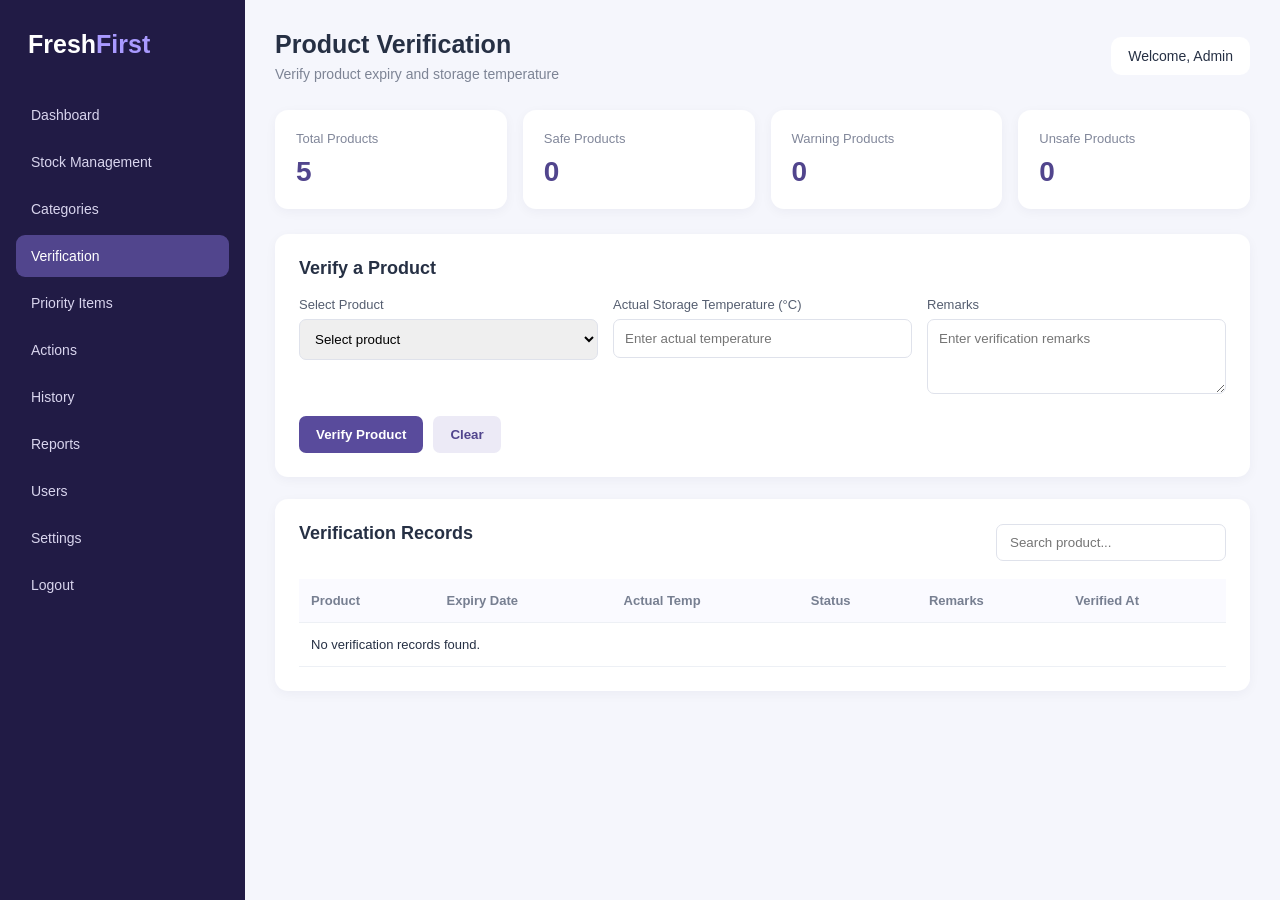
<file: frontend/verification.html>
<!DOCTYPE html>
<html lang="en">
<head>
<meta charset="UTF-8">
<meta name="viewport" content="width=device-width, initial-scale=1.0">
<title>Fresh First - Verification</title>
<style>
*{margin:0;padding:0;box-sizing:border-box}
body{font-family:Arial,sans-serif;background:#f5f6fc;color:#263044}
.layout{display:flex;min-height:100vh}
.sidebar{width:245px;background:#211b45;color:white;padding:25px 16px;flex-shrink:0}
.logo{font-size:25px;font-weight:bold;margin:5px 12px 35px}
.logo span{color:#a99aff}
.menu a{display:block;color:#d9d5ee;text-decoration:none;padding:13px 15px;margin:5px 0;border-radius:9px;font-size:14px}
.menu a:hover,.menu a.active{background:#51458d;color:white}
.main{flex:1;padding:30px;min-width:0}
.topbar{display:flex;justify-content:space-between;align-items:center;gap:15px;margin-bottom:28px}
.topbar h1{font-size:25px}
.subtitle{color:#7d8495;margin-top:7px;font-size:14px}
.profile{background:white;padding:11px 17px;border-radius:10px;font-size:14px}
.cards{display:grid;grid-template-columns:repeat(4,1fr);gap:16px;margin:25px 0}
.card{background:white;padding:21px;border-radius:13px;box-shadow:0 3px 12px #2020400b}
.card p{font-size:13px;color:#81879a}
.card h2{font-size:28px;margin-top:10px;color:#51458d}
.panel{background:white;padding:24px;border-radius:13px;box-shadow:0 3px 12px #2020400b;margin-bottom:22px}
.panel h2{font-size:18px;margin-bottom:18px}
.form-grid{display:grid;grid-template-columns:repeat(3,1fr);gap:15px}
.field label{display:block;font-size:13px;margin-bottom:7px;color:#555e70}
.field input,.field select,.field textarea{width:100%;padding:11px;border:1px solid #dfe2eb;border-radius:7px;font-family:Arial}
.field textarea{resize:vertical;min-height:75px}
.actions{display:flex;gap:10px;margin-top:18px}
button{border:0;padding:11px 17px;border-radius:7px;cursor:pointer;font-weight:bold}
.primary{background:#594b9c;color:white}
.secondary{background:#eceaf6;color:#51458d}
.search{padding:10px 13px;border:1px solid #dfe2eb;border-radius:7px;width:230px}
.table-head{display:flex;justify-content:space-between;align-items:center;gap:12px;margin-bottom:17px}
.table-wrap{overflow-x:auto}
table{width:100%;border-collapse:collapse;min-width:750px}
th,td{text-align:left;padding:14px 12px;border-bottom:1px solid #edf0f5;font-size:13px}
th{color:#777f91;background:#fafaff}
.status{padding:5px 10px;border-radius:15px;font-size:11px;font-weight:bold}
.safe{background:#e2f7eb;color:#21864b}
.warning{background:#fff2d9;color:#a66a00}
.unsafe{background:#ffe3e3;color:#c03939}
.pending{background:#eeeafd;color:#594b9c}
.result{padding:15px;border-radius:8px;margin-top:15px;display:none;font-size:14px;line-height:1.7}
.result.safe{display:block;background:#e2f7eb;color:#21864b}
.result.warning{display:block;background:#fff2d9;color:#946000}
.result.unsafe{display:block;background:#ffe3e3;color:#c03939}
@media(max-width:1000px){.cards{grid-template-columns:repeat(2,1fr)}}
@media(max-width:750px){.sidebar{width:190px}.form-grid{grid-template-columns:1fr 1fr}}
@media(max-width:600px){.layout{display:block}.sidebar{width:100%;padding:15px}.menu{display:flex;overflow-x:auto}.menu a{white-space:nowrap}.main{padding:18px}.cards{grid-template-columns:1fr}.form-grid{grid-template-columns:1fr}.topbar{align-items:flex-start;flex-direction:column}.table-head{align-items:flex-start;flex-direction:column}.search{width:100%}}
</style>
</head>
<body>
<div class="layout">

<aside class="sidebar">
    <div class="logo">Fresh<span>First</span></div>
    <nav class="menu">
        <a href="dashboard.html">Dashboard</a>
        <a href="stock.html">Stock Management</a>
        <a href="categories.html">Categories</a>
        <a class="active" href="verification.html">Verification</a>
        <a href="priority.html">Priority Items</a>
        <a href="actions.html">Actions</a>
        <a href="history.html">History</a>
        <a href="reports.html">Reports</a>
        <a href="users.html">Users</a>
        <a href="settings.html">Settings</a>
        <a href="login.html" onclick="logout()">Logout</a>
    </nav>
</aside>

<main class="main">
    <div class="topbar">
        <div>
            <h1>Product Verification</h1>
            <p class="subtitle">Verify product expiry and storage temperature</p>
        </div>
        <div class="profile" id="profileName">Welcome, Admin</div>
    </div>

    <section class="cards">
        <div class="card"><p>Total Products</p><h2 id="totalCount">0</h2></div>
        <div class="card"><p>Safe Products</p><h2 id="safeCount">0</h2></div>
        <div class="card"><p>Warning Products</p><h2 id="warningCount">0</h2></div>
        <div class="card"><p>Unsafe Products</p><h2 id="unsafeCount">0</h2></div>
    </section>

    <section class="panel">
        <h2>Verify a Product</h2>
        <form id="verifyForm">
            <div class="form-grid">
                <div class="field">
                    <label>Select Product</label>
                    <select id="productSelect" required>
                        <option value="">Select product</option>
                    </select>
                </div>
                <div class="field">
                    <label>Actual Storage Temperature (°C)</label>
                    <input type="number" id="actualTemp" step="0.1" placeholder="Enter actual temperature" required>
                </div>
                <div class="field">
                    <label>Remarks</label>
                    <textarea id="remarks" placeholder="Enter verification remarks"></textarea>
                </div>
            </div>
            <div class="actions">
                <button type="submit" class="primary">Verify Product</button>
                <button type="reset" class="secondary" onclick="clearResult()">Clear</button>
            </div>
        </form>
        <div id="verificationResult" class="result"></div>
    </section>

    <section class="panel">
        <div class="table-head">
            <h2>Verification Records</h2>
            <input class="search" id="searchInput" type="search" placeholder="Search product...">
        </div>
        <div class="table-wrap">
            <table>
                <thead>
                    <tr>
                        <th>Product</th>
                        <th>Expiry Date</th>
                        <th>Actual Temp</th>
                        <th>Status</th>
                        <th>Remarks</th>
                        <th>Verified At</th>
                    </tr>
                </thead>
                <tbody id="verificationTable"></tbody>
            </table>
        </div>
    </section>
</main>
</div>

<script>
const PRODUCT_KEY = "freshFirstProducts";
const RECORD_KEY = "freshFirstVerifications";

const defaultProducts = [
    {id:1,name:"Fresh Milk",category:"Dairy",quantity:20,unit:"litres",expiry:"2026-11-20",temp:5},
    {id:2,name:"Apple",category:"Fruits",quantity:30,unit:"kg",expiry:"2026-11-22",temp:6},
    {id:3,name:"Banana",category:"Fruits",quantity:25,unit:"kg",expiry:"2026-11-17",temp:8},
    {id:4,name:"Carrot",category:"Vegetables",quantity:15,unit:"kg",expiry:"2026-11-25",temp:5},
    {id:5,name:"Bread",category:"Bakery",quantity:20,unit:"packets",expiry:"2026-11-18",temp:22}
];

const defaultRules = {
    "Bakery":{min:15,max:25,days:2},
    "Dairy":{min:2,max:8,days:3},
    "Fruits":{min:4,max:12,days:3},
    "Vegetables":{min:4,max:12,days:3}
};

let products = JSON.parse(localStorage.getItem(PRODUCT_KEY) || "null");
if(!Array.isArray(products)){
    products = defaultProducts;
    localStorage.setItem(PRODUCT_KEY,JSON.stringify(products));
}

let records = JSON.parse(localStorage.getItem(RECORD_KEY) || "[]");

function saveRecords(){
    localStorage.setItem(RECORD_KEY,JSON.stringify(records));
}

function getRules(category){
    const saved = JSON.parse(localStorage.getItem("freshFirstCategories") || "null");
    const item = Array.isArray(saved)
        ? saved.find(c => c.name.toLowerCase() === String(category).toLowerCase())
        : null;

    return item
        ? {min:Number(item.min),max:Number(item.max),days:Number(item.days)}
        : defaultRules[category] || {min:0,max:100,days:3};
}

function getStatus(product,actualTemp){
    const today = new Date();
    today.setHours(0,0,0,0);

    const expiry = new Date(product.expiry + "T00:00:00");
    const daysLeft = Math.ceil((expiry - today) / 86400000);
    const rule = getRules(product.category);

    if(daysLeft < 0) return {status:"UNSAFE",reason:"Product has expired."};
    if(actualTemp < rule.min || actualTemp > rule.max)
        return {status:"WARNING",reason:"Storage temperature is outside the recommended range."};
    if(daysLeft <= rule.days)
        return {status:"WARNING",reason:"Product is near its expiry date."};

    return {status:"SAFE",reason:"Product is within expiry and storage limits."};
}

function loadProductOptions(){
    const select = document.getElementById("productSelect");
    select.innerHTML = '<option value="">Select product</option>' +
        products.map(p =>
            `<option value="${p.id}">${escapeHTML(p.name)} (${escapeHTML(p.category)})</option>`
        ).join("");
}

function escapeHTML(value){
    return String(value ?? "").replace(/[&<>"']/g,char=>({
        "&":"&amp;","<":"&lt;",">":"&gt;",'"':"&quot;","'":"&#39;"
    })[char]);
}

function renderRecords(){
    const search = document.getElementById("searchInput").value.toLowerCase();
    const filtered = records.filter(r => r.productName.toLowerCase().includes(search));

    document.getElementById("verificationTable").innerHTML = filtered.length
        ? filtered.map(r => `
            <tr>
                <td><strong>${escapeHTML(r.productName)}</strong></td>
                <td>${escapeHTML(r.expiry)}</td>
                <td>${escapeHTML(r.actualTemp)}°C</td>
                <td><span class="status ${r.status.toLowerCase()}">${escapeHTML(r.status)}</span></td>
                <td>${escapeHTML(r.remarks || r.reason)}</td>
                <td>${escapeHTML(r.verifiedAt)}</td>
            </tr>
        `).join("")
        : '<tr><td colspan="6">No verification records found.</td></tr>';

    const counts = {SAFE:0,WARNING:0,UNSAFE:0};
    records.forEach(r => {
        if(counts[r.status] !== undefined) counts[r.status]++;
    });

    document.getElementById("totalCount").textContent = products.length;
    document.getElementById("safeCount").textContent = counts.SAFE;
    document.getElementById("warningCount").textContent = counts.WARNING;
    document.getElementById("unsafeCount").textContent = counts.UNSAFE;
}

document.getElementById("verifyForm").addEventListener("submit",function(e){
    e.preventDefault();

    const id = Number(document.getElementById("productSelect").value);
    const actualTemp = Number(document.getElementById("actualTemp").value);
    const remarks = document.getElementById("remarks").value.trim();

    const product = products.find(p => Number(p.id) === id);
    if(!product){
        alert("Please select a product.");
        return;
    }

    const result = getStatus(product,actualTemp);

    const record = {
        productId:product.id,
        productName:product.name,
        expiry:product.expiry,
        actualTemp:actualTemp,
        status:result.status,
        reason:result.reason,
        remarks:remarks,
        verifiedAt:new Date().toLocaleString()
    };

    records.unshift(record);
    saveRecords();

    const box = document.getElementById("verificationResult");
    box.className = "result " + result.status.toLowerCase();
    box.innerHTML = `
        <strong>Verification Result: ${escapeHTML(result.status)}</strong><br>
        Product: ${escapeHTML(product.name)}<br>
        ${escapeHTML(result.reason)}
    `;

    renderRecords();
});

function clearResult(){
    const box = document.getElementById("verificationResult");
    box.className = "result";
    box.innerHTML = "";
}

document.getElementById("searchInput").addEventListener("input",renderRecords);

function logout(){
    localStorage.removeItem("user");
    localStorage.removeItem("username");
    localStorage.removeItem("role");
}

const user = JSON.parse(localStorage.getItem("user") || "{}");
const username = user.full_name || user.username || localStorage.getItem("username");
if(username) document.getElementById("profileName").textContent = "Welcome, " + username;

loadProductOptions();
renderRecords();
</script>
</body>
</html>
</file>
